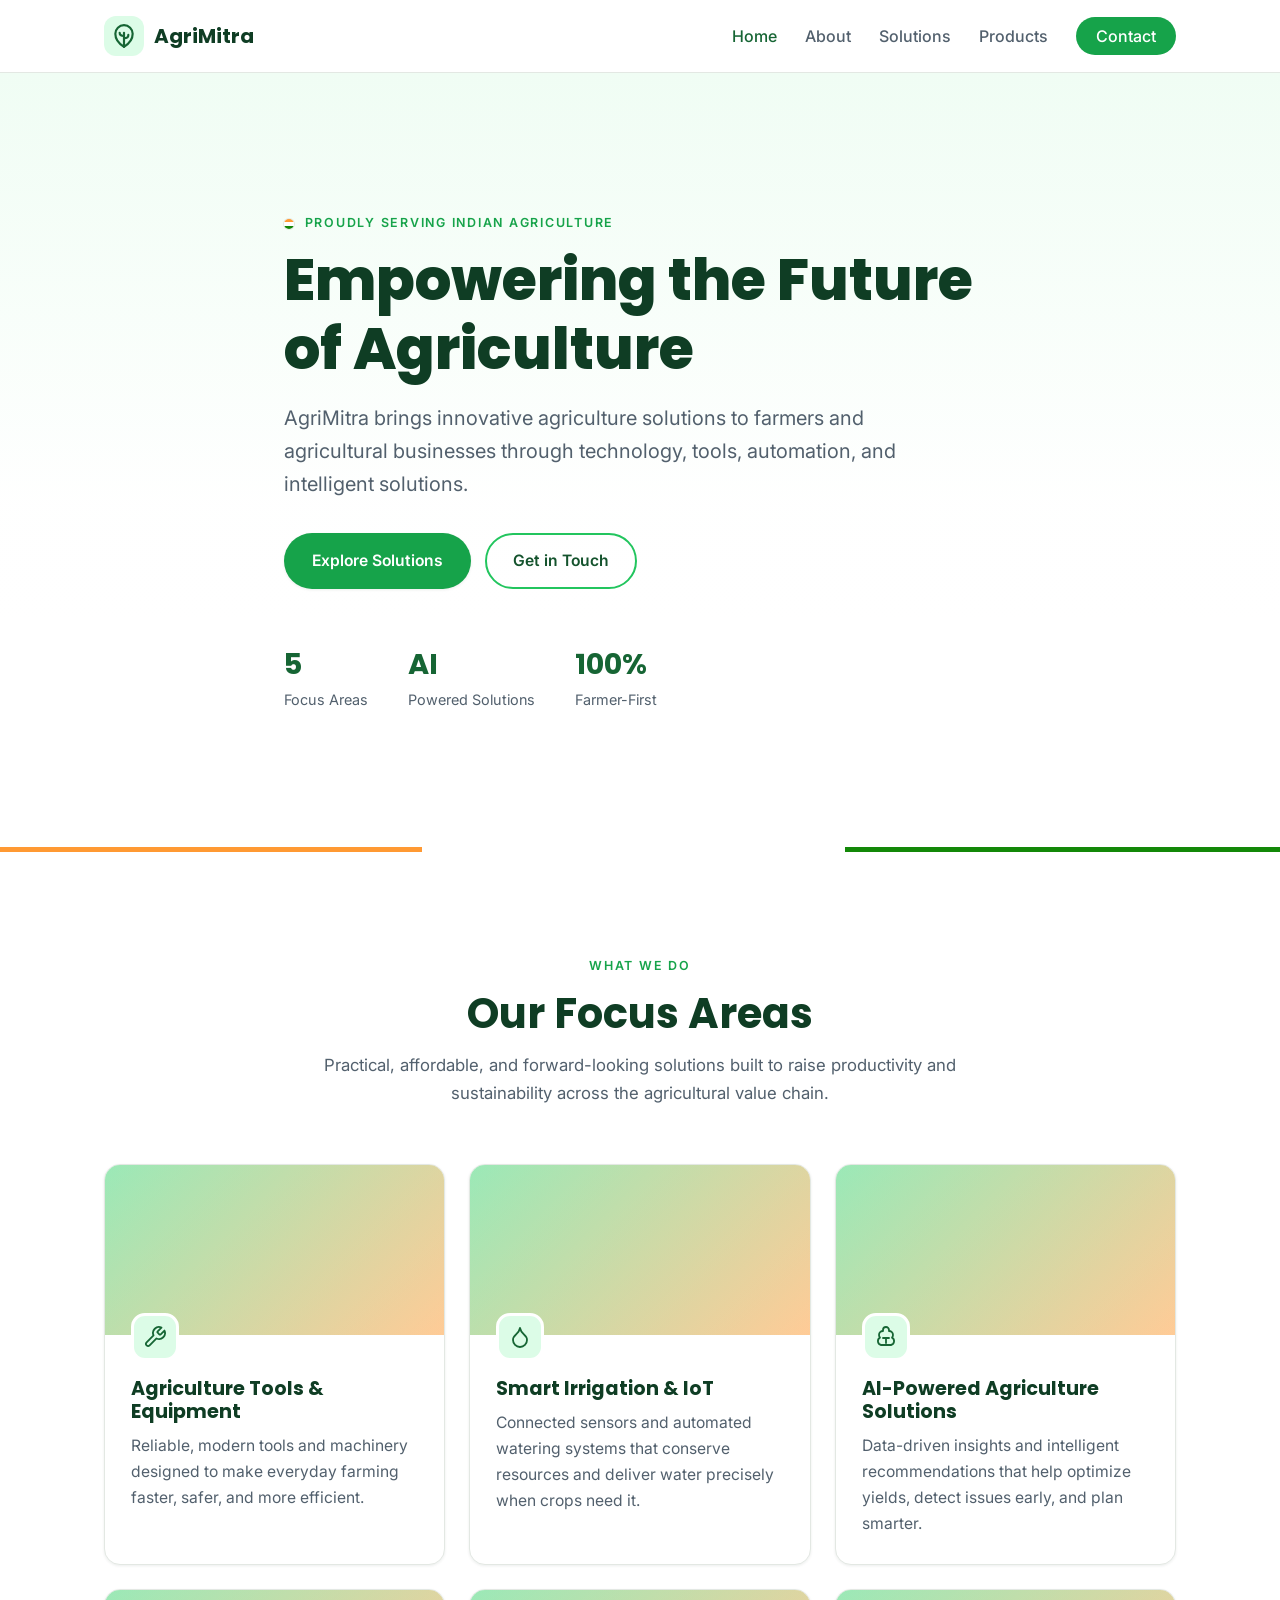
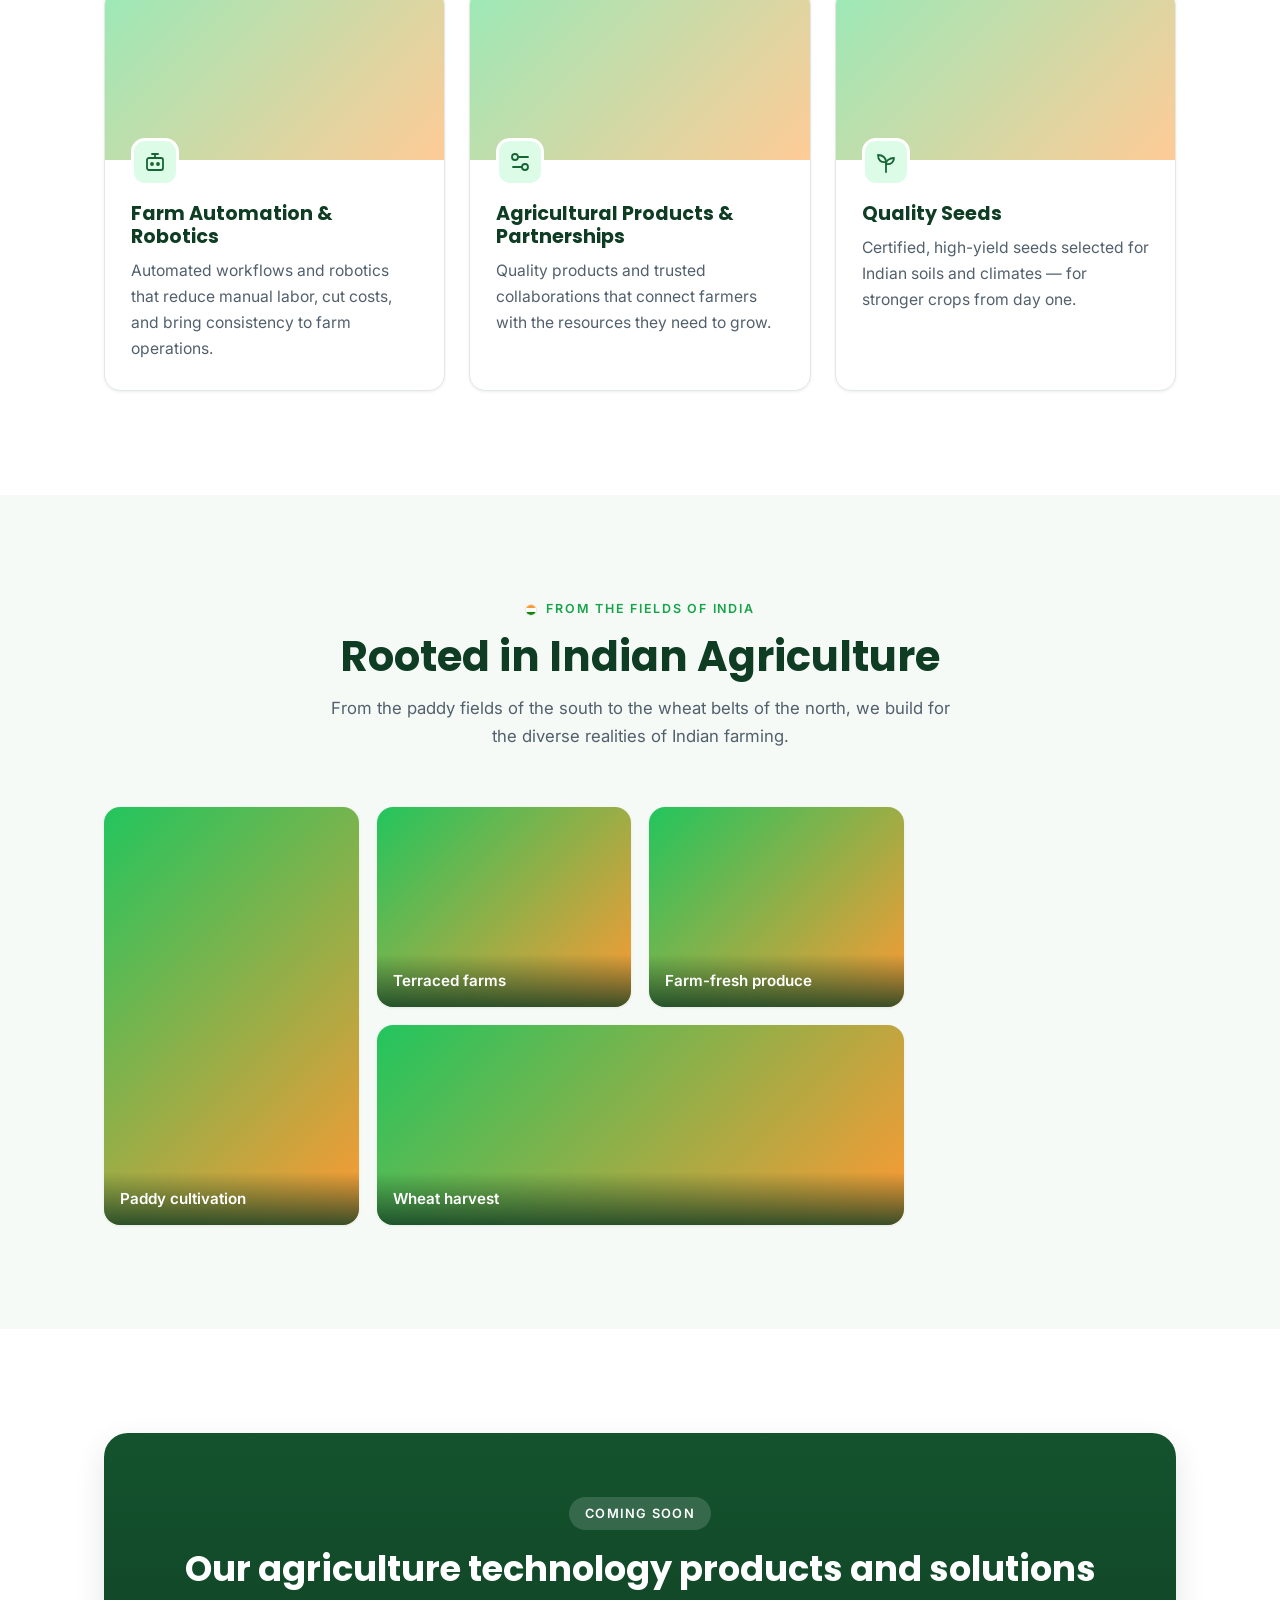
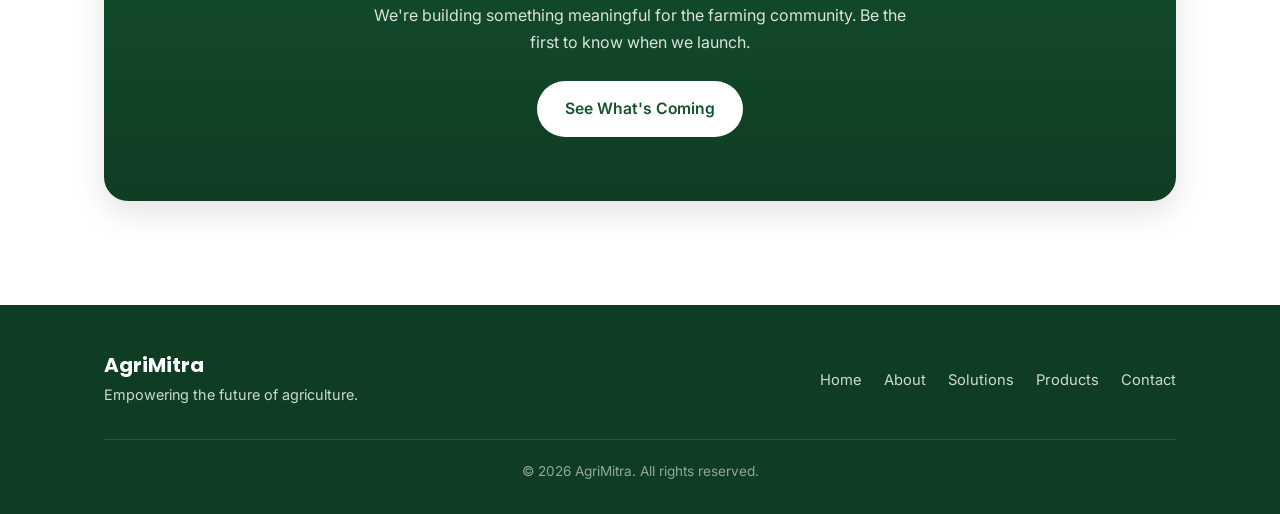
<file: index.html>
<!DOCTYPE html>
<html lang="en">
<head>
  <meta charset="UTF-8" />
  <meta name="viewport" content="width=device-width, initial-scale=1.0" />
  <meta name="description" content="AgriMitra brings innovative agriculture solutions to Indian farmers and agribusinesses through technology, automation, and intelligent tools." />
  <title>AgriMitra — Empowering the Future of Agriculture</title>
  <link rel="preconnect" href="https://fonts.googleapis.com" />
  <link rel="preconnect" href="https://fonts.gstatic.com" crossorigin />
  <link href="https://fonts.googleapis.com/css2?family=Poppins:wght@400;500;600;700;800&family=Inter:wght@400;500;600&display=swap" rel="stylesheet" />
  <link rel="stylesheet" href="css/style.css" />
</head>
<body>
  <header class="site-header">
    <nav class="nav container">
      <a href="index.html" class="brand" aria-label="AgriMitra home">
        <span class="brand-mark" aria-hidden="true">
          <svg viewBox="0 0 24 24" width="26" height="26" fill="none" stroke="currentColor" stroke-width="2" stroke-linecap="round" stroke-linejoin="round">
            <path d="M12 22c5-3 8-7 8-12a8 8 0 0 0-16 0c0 5 3 9 8 12z" />
            <path d="M12 22V9" /><path d="M12 12c-2 0-4-1-4-3" /><path d="M12 14c2 0 4-1 4-3" />
          </svg>
        </span>
        <span class="brand-name">AgriMitra</span>
      </a>
      <button class="nav-toggle" id="navToggle" aria-label="Toggle navigation" aria-expanded="false">
        <span></span><span></span><span></span>
      </button>
      <ul class="nav-links" id="navLinks">
        <li><a href="index.html" data-page="index.html">Home</a></li>
        <li><a href="about.html" data-page="about.html">About</a></li>
        <li><a href="solutions.html" data-page="solutions.html">Solutions</a></li>
        <li><a href="products.html" data-page="products.html">Products</a></li>
        <li><a href="contact.html" data-page="contact.html" class="nav-cta">Contact</a></li>
      </ul>
    </nav>
  </header>

  <main>
    <!-- Hero -->
    <section class="hero">
      <div class="hero-bg" aria-hidden="true"></div>
      <div class="container hero-inner">
        <p class="eyebrow"><span class="flag-dot" aria-hidden="true"></span> Proudly serving Indian agriculture</p>
        <h1>Empowering the Future of Agriculture</h1>
        <p class="lead">
          AgriMitra brings innovative agriculture solutions to farmers and agricultural
          businesses through technology, tools, automation, and intelligent solutions.
        </p>
        <div class="hero-actions">
          <a href="solutions.html" class="btn btn-primary">Explore Solutions</a>
          <a href="contact.html" class="btn btn-ghost">Get in Touch</a>
        </div>
        <div class="hero-stats">
          <div class="stat"><span class="stat-num">5</span><span class="stat-label">Focus Areas</span></div>
          <div class="stat"><span class="stat-num">AI</span><span class="stat-label">Powered Solutions</span></div>
          <div class="stat"><span class="stat-num">100%</span><span class="stat-label">Farmer-First</span></div>
        </div>
      </div>
    </section>

    <!-- Focus Areas overview -->
    <section class="section" id="focus">
      <div class="container">
        <div class="section-head">
          <p class="eyebrow">What We Do</p>
          <h2>Our Focus Areas</h2>
          <p class="section-sub">
            Practical, affordable, and forward-looking solutions built to raise productivity
            and sustainability across the agricultural value chain.
          </p>
        </div>

        <div class="cards">
          <article class="card">
            <div class="card-media">
              <img loading="lazy" src="https://images.unsplash.com/photo-1592982537447-7440770cbfc9?auto=format&fit=crop&w=640&q=70" alt="Farmer using tools in an Indian field" onerror="this.parentElement.classList.add('media-fallback');this.remove();" />
            </div>
            <div class="card-body">
              <div class="card-icon" aria-hidden="true">
                <svg viewBox="0 0 24 24" fill="none" stroke="currentColor" stroke-width="1.8" stroke-linecap="round" stroke-linejoin="round"><path d="M14.7 6.3a1 1 0 0 0 0 1.4l1.6 1.6a1 1 0 0 0 1.4 0l3.77-3.77a6 6 0 0 1-7.94 7.94l-6.91 6.91a2.12 2.12 0 0 1-3-3l6.91-6.91a6 6 0 0 1 7.94-7.94l-3.76 3.76z"/></svg>
              </div>
              <h3>Agriculture Tools &amp; Equipment</h3>
              <p>Reliable, modern tools and machinery designed to make everyday farming faster, safer, and more efficient.</p>
            </div>
          </article>

          <article class="card">
            <div class="card-media">
              <img loading="lazy" src="https://images.unsplash.com/photo-1591604466107-ec97de577aff?auto=format&fit=crop&w=640&q=70" alt="Water flowing through a green paddy field" onerror="this.parentElement.classList.add('media-fallback');this.remove();" />
            </div>
            <div class="card-body">
              <div class="card-icon" aria-hidden="true">
                <svg viewBox="0 0 24 24" fill="none" stroke="currentColor" stroke-width="1.8" stroke-linecap="round" stroke-linejoin="round"><path d="M12 22a7 7 0 0 0 7-7c0-2-1-3.9-3-5.5s-3.5-4-4-6.5c-.5 2.5-2 4.9-4 6.5S5 13 5 15a7 7 0 0 0 7 7z"/></svg>
              </div>
              <h3>Smart Irrigation &amp; IoT</h3>
              <p>Connected sensors and automated watering systems that conserve resources and deliver water precisely when crops need it.</p>
            </div>
          </article>

          <article class="card">
            <div class="card-media">
              <img loading="lazy" src="https://images.unsplash.com/photo-1625246333195-78d9c38ad449?auto=format&fit=crop&w=640&q=70" alt="Technology and data insights for farming" onerror="this.parentElement.classList.add('media-fallback');this.remove();" />
            </div>
            <div class="card-body">
              <div class="card-icon" aria-hidden="true">
                <svg viewBox="0 0 24 24" fill="none" stroke="currentColor" stroke-width="1.8" stroke-linecap="round" stroke-linejoin="round"><path d="M12 2a3 3 0 0 0-3 3v1a4 4 0 0 0-4 4 4 4 0 0 0 1 2.6A4 4 0 0 0 7 20h10a4 4 0 0 0 1-7.4A4 4 0 0 0 19 10a4 4 0 0 0-4-4V5a3 3 0 0 0-3-3z"/><path d="M9 13h6"/><path d="M12 13v5"/></svg>
              </div>
              <h3>AI-Powered Agriculture Solutions</h3>
              <p>Data-driven insights and intelligent recommendations that help optimize yields, detect issues early, and plan smarter.</p>
            </div>
          </article>

          <article class="card">
            <div class="card-media">
              <img loading="lazy" src="https://images.unsplash.com/photo-1530267981375-f0de937f5f13?auto=format&fit=crop&w=640&q=70" alt="Tractor working in a cultivated field" onerror="this.parentElement.classList.add('media-fallback');this.remove();" />
            </div>
            <div class="card-body">
              <div class="card-icon" aria-hidden="true">
                <svg viewBox="0 0 24 24" fill="none" stroke="currentColor" stroke-width="1.8" stroke-linecap="round" stroke-linejoin="round"><rect x="4" y="8" width="16" height="12" rx="2"/><path d="M12 8V4"/><path d="M9 4h6"/><circle cx="9" cy="14" r="1"/><circle cx="15" cy="14" r="1"/></svg>
              </div>
              <h3>Farm Automation &amp; Robotics</h3>
              <p>Automated workflows and robotics that reduce manual labor, cut costs, and bring consistency to farm operations.</p>
            </div>
          </article>

          <article class="card">
            <div class="card-media">
              <img loading="lazy" src="https://images.unsplash.com/photo-1488459716781-31db52582fe9?auto=format&fit=crop&w=640&q=70" alt="Fresh harvested produce from Indian farms" onerror="this.parentElement.classList.add('media-fallback');this.remove();" />
            </div>
            <div class="card-body">
              <div class="card-icon" aria-hidden="true">
                <svg viewBox="0 0 24 24" fill="none" stroke="currentColor" stroke-width="1.8" stroke-linecap="round" stroke-linejoin="round"><path d="M20 7h-9"/><path d="M14 17H5"/><circle cx="17" cy="17" r="3"/><circle cx="7" cy="7" r="3"/></svg>
              </div>
              <h3>Agricultural Products &amp; Partnerships</h3>
              <p>Quality products and trusted collaborations that connect farmers with the resources they need to grow.</p>
            </div>
          </article>

          <article class="card">
            <div class="card-media">
              <img loading="lazy" src="https://images.unsplash.com/photo-1416879595882-3373a0480b5b?auto=format&fit=crop&w=640&q=70" alt="Young seedlings sprouting from the soil" onerror="this.parentElement.classList.add('media-fallback');this.remove();" />
            </div>
            <div class="card-body">
              <div class="card-icon" aria-hidden="true">
                <svg viewBox="0 0 24 24" fill="none" stroke="currentColor" stroke-width="1.8" stroke-linecap="round" stroke-linejoin="round"><path d="M12 22V12"/><path d="M12 12C12 8 9 5 4 5c0 5 3 8 8 7z"/><path d="M12 14c0-3 3-6 8-6 0 4-3 7-8 6z"/></svg>
              </div>
              <h3>Quality Seeds</h3>
              <p>Certified, high-yield seeds selected for Indian soils and climates — for stronger crops from day one.</p>
            </div>
          </article>
        </div>
      </div>
    </section>

    <!-- Gallery -->
    <section class="section section-alt" id="gallery">
      <div class="container">
        <div class="section-head">
          <p class="eyebrow"><span class="flag-dot" aria-hidden="true"></span> From the fields of India</p>
          <h2>Rooted in Indian Agriculture</h2>
          <p class="section-sub">
            From the paddy fields of the south to the wheat belts of the north, we build for the
            diverse realities of Indian farming.
          </p>
        </div>
        <div class="gallery">
          <figure class="gallery-item tall">
            <img loading="lazy" src="https://images.unsplash.com/photo-1601273716028-9d6b1a4b7b9d?auto=format&fit=crop&w=640&q=70" alt="Indian farmer working in a paddy field" onerror="this.closest('.gallery-item').classList.add('gfallback');this.remove();" />
            <figcaption>Paddy cultivation</figcaption>
          </figure>
          <figure class="gallery-item">
            <img loading="lazy" src="https://images.unsplash.com/photo-1523348837708-15d4a09cfac2?auto=format&fit=crop&w=640&q=70" alt="Terraced green fields" onerror="this.closest('.gallery-item').classList.add('gfallback');this.remove();" />
            <figcaption>Terraced farms</figcaption>
          </figure>
          <figure class="gallery-item">
            <img loading="lazy" src="https://images.unsplash.com/photo-1560493676-04071c5f467b?auto=format&fit=crop&w=640&q=70" alt="Freshly harvested vegetables at a local market" onerror="this.closest('.gallery-item').classList.add('gfallback');this.remove();" />
            <figcaption>Farm-fresh produce</figcaption>
          </figure>
          <figure class="gallery-item wide">
            <img loading="lazy" src="https://images.unsplash.com/photo-1574943320219-553eb213f72d?auto=format&fit=crop&w=900&q=70" alt="Golden wheat field ready for harvest" onerror="this.closest('.gallery-item').classList.add('gfallback');this.remove();" />
            <figcaption>Wheat harvest</figcaption>
          </figure>
        </div>
      </div>
    </section>

    <!-- CTA -->
    <section class="section">
      <div class="container">
        <div class="cta-band">
          <span class="pill">Coming Soon</span>
          <h2>Our agriculture technology products and solutions</h2>
          <p>We're building something meaningful for the farming community. Be the first to know when we launch.</p>
          <a href="products.html" class="btn btn-light">See What's Coming</a>
        </div>
      </div>
    </section>
  </main>

  <footer class="site-footer">
    <div class="container footer-inner">
      <div class="footer-brand">
        <span class="brand-name">AgriMitra</span>
        <p>Empowering the future of agriculture.</p>
      </div>
      <nav class="footer-links" aria-label="Footer">
        <a href="index.html">Home</a>
        <a href="about.html">About</a>
        <a href="solutions.html">Solutions</a>
        <a href="products.html">Products</a>
        <a href="contact.html">Contact</a>
      </nav>
      <p class="footer-copy">&copy; <span id="year"></span> AgriMitra. All rights reserved.</p>
    </div>
  </footer>

  <script src="js/app.js"></script>
</body>
</html>
</file>
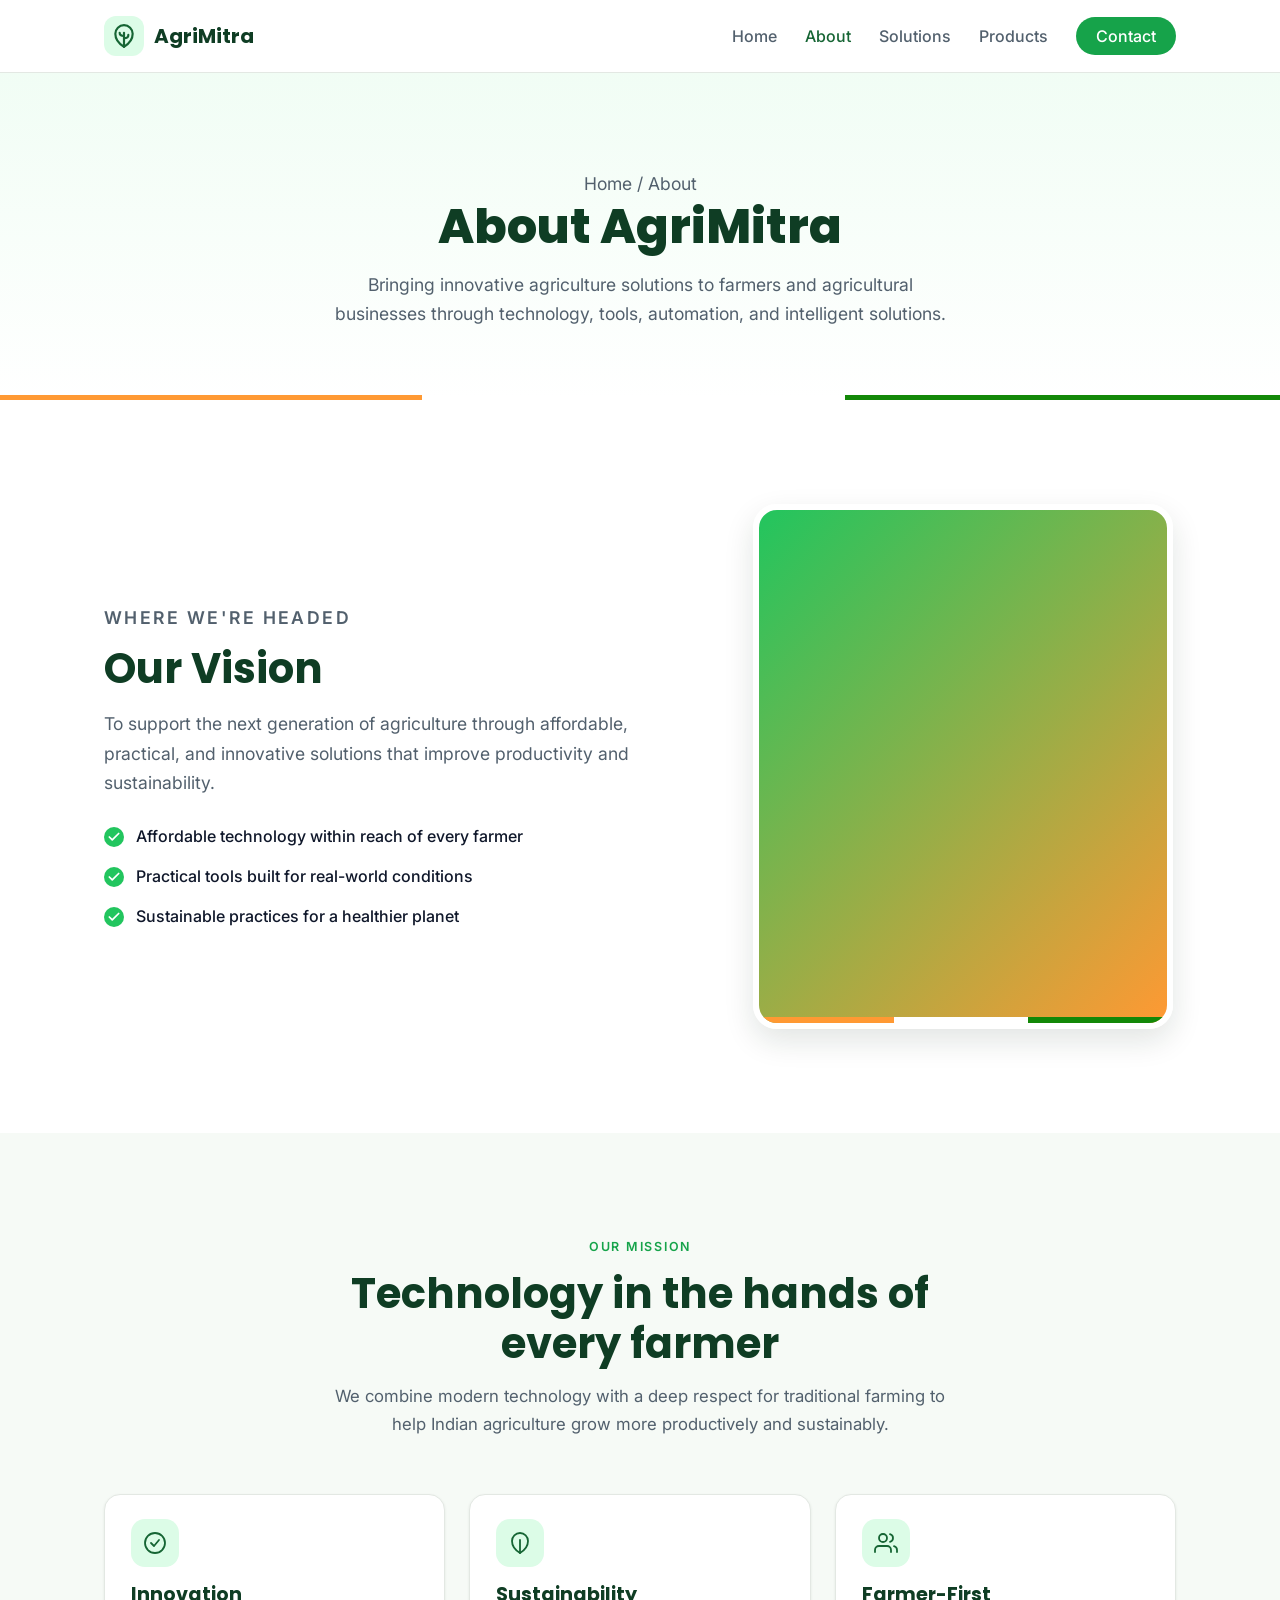
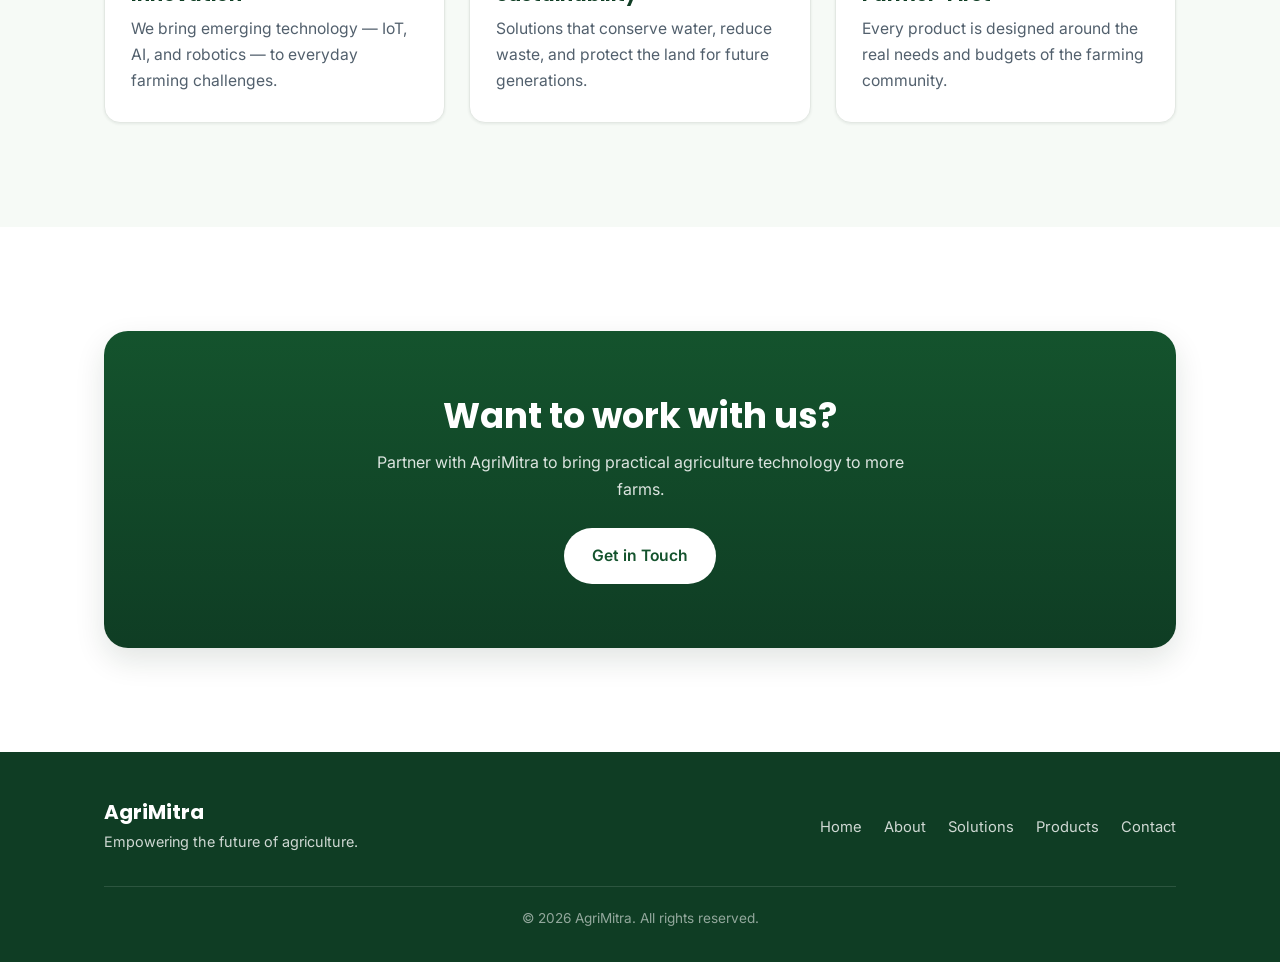
<file: about.html>
<!DOCTYPE html>
<html lang="en">
<head>
  <meta charset="UTF-8" />
  <meta name="viewport" content="width=device-width, initial-scale=1.0" />
  <meta name="description" content="About AgriMitra — our vision to support the next generation of agriculture with affordable, practical, and innovative solutions." />
  <title>About — AgriMitra</title>
  <link rel="preconnect" href="https://fonts.googleapis.com" />
  <link rel="preconnect" href="https://fonts.gstatic.com" crossorigin />
  <link href="https://fonts.googleapis.com/css2?family=Poppins:wght@400;500;600;700;800&family=Inter:wght@400;500;600&display=swap" rel="stylesheet" />
  <link rel="stylesheet" href="css/style.css" />
</head>
<body>
  <header class="site-header">
    <nav class="nav container">
      <a href="index.html" class="brand" aria-label="AgriMitra home">
        <span class="brand-mark" aria-hidden="true">
          <svg viewBox="0 0 24 24" width="26" height="26" fill="none" stroke="currentColor" stroke-width="2" stroke-linecap="round" stroke-linejoin="round">
            <path d="M12 22c5-3 8-7 8-12a8 8 0 0 0-16 0c0 5 3 9 8 12z" />
            <path d="M12 22V9" /><path d="M12 12c-2 0-4-1-4-3" /><path d="M12 14c2 0 4-1 4-3" />
          </svg>
        </span>
        <span class="brand-name">AgriMitra</span>
      </a>
      <button class="nav-toggle" id="navToggle" aria-label="Toggle navigation" aria-expanded="false">
        <span></span><span></span><span></span>
      </button>
      <ul class="nav-links" id="navLinks">
        <li><a href="index.html" data-page="index.html">Home</a></li>
        <li><a href="about.html" data-page="about.html">About</a></li>
        <li><a href="solutions.html" data-page="solutions.html">Solutions</a></li>
        <li><a href="products.html" data-page="products.html">Products</a></li>
        <li><a href="contact.html" data-page="contact.html" class="nav-cta">Contact</a></li>
      </ul>
    </nav>
  </header>

  <main>
    <section class="page-hero">
      <div class="container">
        <p class="breadcrumb"><a href="index.html">Home</a> / About</p>
        <h1>About AgriMitra</h1>
        <p>Bringing innovative agriculture solutions to farmers and agricultural businesses through technology, tools, automation, and intelligent solutions.</p>
      </div>
    </section>

    <!-- Vision -->
    <section class="section">
      <div class="container vision-inner">
        <div class="vision-text">
          <p class="eyebrow">Where We're Headed</p>
          <h2>Our Vision</h2>
          <p>
            To support the next generation of agriculture through affordable, practical, and
            innovative solutions that improve productivity and sustainability.
          </p>
          <ul class="vision-list">
            <li>Affordable technology within reach of every farmer</li>
            <li>Practical tools built for real-world conditions</li>
            <li>Sustainable practices for a healthier planet</li>
          </ul>
        </div>
        <div class="vision-badge">
          <div class="vision-photo">
            <img loading="lazy" src="https://images.unsplash.com/photo-1500382017468-9049fed747ef?auto=format&fit=crop&w=760&q=70" alt="Lush green farmland at sunrise" onerror="this.closest('.vision-photo').classList.add('photo-fallback');this.remove();" />
          </div>
        </div>
      </div>
    </section>

    <!-- Mission -->
    <section class="section section-alt">
      <div class="container">
        <div class="section-head">
          <p class="eyebrow">Our Mission</p>
          <h2>Technology in the hands of every farmer</h2>
          <p class="section-sub">
            We combine modern technology with a deep respect for traditional farming to help
            Indian agriculture grow more productively and sustainably.
          </p>
        </div>
        <div class="cards">
          <article class="card">
            <div class="card-body">
              <div class="card-icon no-media" aria-hidden="true">
                <svg viewBox="0 0 24 24" fill="none" stroke="currentColor" stroke-width="1.8" stroke-linecap="round" stroke-linejoin="round"><circle cx="12" cy="12" r="10"/><path d="m8 12 3 3 5-6"/></svg>
              </div>
              <h3>Innovation</h3>
              <p>We bring emerging technology — IoT, AI, and robotics — to everyday farming challenges.</p>
            </div>
          </article>
          <article class="card">
            <div class="card-body">
              <div class="card-icon no-media" aria-hidden="true">
                <svg viewBox="0 0 24 24" fill="none" stroke="currentColor" stroke-width="1.8" stroke-linecap="round" stroke-linejoin="round"><path d="M12 22c5-3 8-7 8-12a8 8 0 0 0-16 0c0 5 3 9 8 12z"/><path d="M12 22V9"/></svg>
              </div>
              <h3>Sustainability</h3>
              <p>Solutions that conserve water, reduce waste, and protect the land for future generations.</p>
            </div>
          </article>
          <article class="card">
            <div class="card-body">
              <div class="card-icon no-media" aria-hidden="true">
                <svg viewBox="0 0 24 24" fill="none" stroke="currentColor" stroke-width="1.8" stroke-linecap="round" stroke-linejoin="round"><path d="M17 21v-2a4 4 0 0 0-4-4H5a4 4 0 0 0-4 4v2"/><circle cx="9" cy="7" r="4"/><path d="M23 21v-2a4 4 0 0 0-3-3.87"/><path d="M16 3.13a4 4 0 0 1 0 7.75"/></svg>
              </div>
              <h3>Farmer-First</h3>
              <p>Every product is designed around the real needs and budgets of the farming community.</p>
            </div>
          </article>
        </div>
      </div>
    </section>

    <section class="section">
      <div class="container">
        <div class="cta-band">
          <h2>Want to work with us?</h2>
          <p>Partner with AgriMitra to bring practical agriculture technology to more farms.</p>
          <a href="contact.html" class="btn btn-light">Get in Touch</a>
        </div>
      </div>
    </section>
  </main>

  <footer class="site-footer">
    <div class="container footer-inner">
      <div class="footer-brand">
        <span class="brand-name">AgriMitra</span>
        <p>Empowering the future of agriculture.</p>
      </div>
      <nav class="footer-links" aria-label="Footer">
        <a href="index.html">Home</a>
        <a href="about.html">About</a>
        <a href="solutions.html">Solutions</a>
        <a href="products.html">Products</a>
        <a href="contact.html">Contact</a>
      </nav>
      <p class="footer-copy">&copy; <span id="year"></span> AgriMitra. All rights reserved.</p>
    </div>
  </footer>

  <script src="js/app.js"></script>
</body>
</html>
</file>
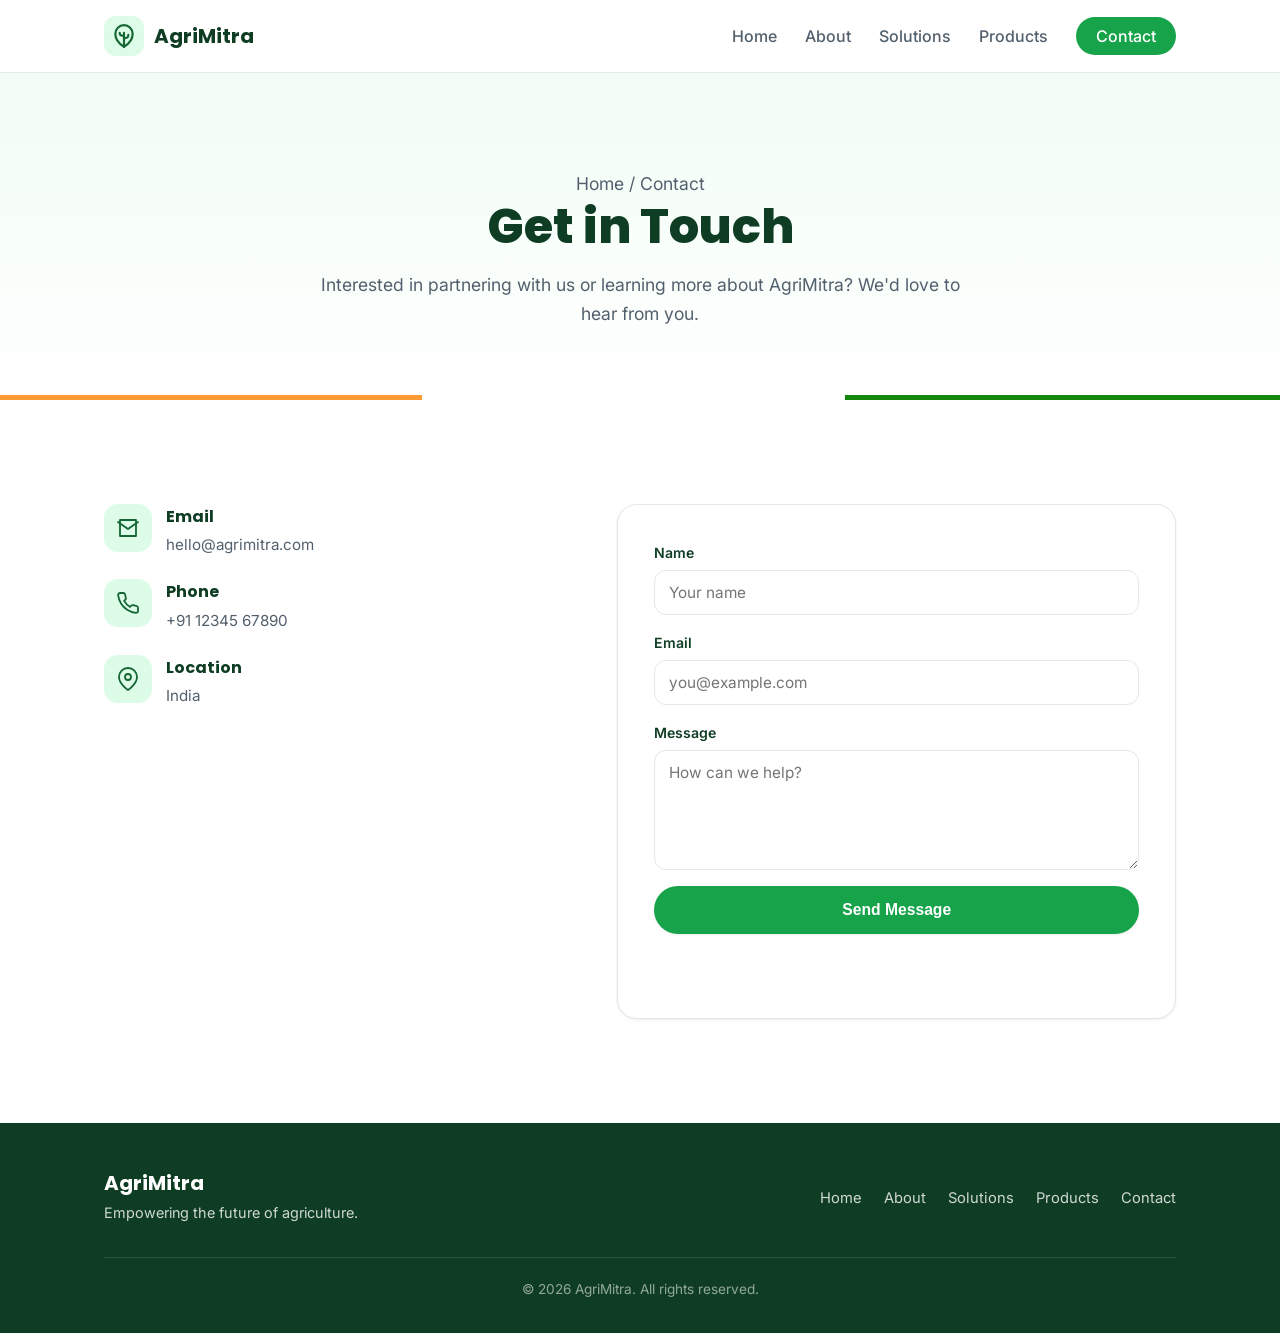
<file: contact.html>
<!DOCTYPE html>
<html lang="en">
<head>
  <meta charset="UTF-8" />
  <meta name="viewport" content="width=device-width, initial-scale=1.0" />
  <meta name="description" content="Contact AgriMitra — reach out about partnerships, products, and agriculture technology solutions." />
  <title>Contact — AgriMitra</title>
  <link rel="preconnect" href="https://fonts.googleapis.com" />
  <link rel="preconnect" href="https://fonts.gstatic.com" crossorigin />
  <link href="https://fonts.googleapis.com/css2?family=Poppins:wght@400;500;600;700;800&family=Inter:wght@400;500;600&display=swap" rel="stylesheet" />
  <link rel="stylesheet" href="css/style.css" />
</head>
<body>
  <header class="site-header">
    <nav class="nav container">
      <a href="index.html" class="brand" aria-label="AgriMitra home">
        <span class="brand-mark" aria-hidden="true">
          <svg viewBox="0 0 24 24" width="26" height="26" fill="none" stroke="currentColor" stroke-width="2" stroke-linecap="round" stroke-linejoin="round">
            <path d="M12 22c5-3 8-7 8-12a8 8 0 0 0-16 0c0 5 3 9 8 12z" />
            <path d="M12 22V9" /><path d="M12 12c-2 0-4-1-4-3" /><path d="M12 14c2 0 4-1 4-3" />
          </svg>
        </span>
        <span class="brand-name">AgriMitra</span>
      </a>
      <button class="nav-toggle" id="navToggle" aria-label="Toggle navigation" aria-expanded="false">
        <span></span><span></span><span></span>
      </button>
      <ul class="nav-links" id="navLinks">
        <li><a href="index.html" data-page="index.html">Home</a></li>
        <li><a href="about.html" data-page="about.html">About</a></li>
        <li><a href="solutions.html" data-page="solutions.html">Solutions</a></li>
        <li><a href="products.html" data-page="products.html">Products</a></li>
        <li><a href="contact.html" data-page="contact.html" class="nav-cta">Contact</a></li>
      </ul>
    </nav>
  </header>

  <main>
    <section class="page-hero">
      <div class="container">
        <p class="breadcrumb"><a href="index.html">Home</a> / Contact</p>
        <h1>Get in Touch</h1>
        <p>Interested in partnering with us or learning more about AgriMitra? We'd love to hear from you.</p>
      </div>
    </section>

    <section class="section">
      <div class="container">
        <div class="contact-grid">
          <div class="contact-details">
            <div class="contact-item">
              <div class="card-icon no-media" aria-hidden="true">
                <svg viewBox="0 0 24 24" fill="none" stroke="currentColor" stroke-width="1.8" stroke-linecap="round" stroke-linejoin="round"><path d="M4 4h16v16H4z"/><path d="m22 6-10 7L2 6"/></svg>
              </div>
              <div>
                <h4>Email</h4>
                <p><a href="mailto:hello@agrimitra.com">hello@agrimitra.com</a></p>
              </div>
            </div>
            <div class="contact-item">
              <div class="card-icon no-media" aria-hidden="true">
                <svg viewBox="0 0 24 24" fill="none" stroke="currentColor" stroke-width="1.8" stroke-linecap="round" stroke-linejoin="round"><path d="M22 16.92v3a2 2 0 0 1-2.18 2 19.79 19.79 0 0 1-8.63-3.07 19.5 19.5 0 0 1-6-6 19.79 19.79 0 0 1-3.07-8.67A2 2 0 0 1 4.11 2h3a2 2 0 0 1 2 1.72c.13.96.36 1.9.7 2.81a2 2 0 0 1-.45 2.11L8.09 9.91a16 16 0 0 0 6 6l1.27-1.27a2 2 0 0 1 2.11-.45c.9.34 1.85.57 2.81.7A2 2 0 0 1 22 16.92z"/></svg>
              </div>
              <div>
                <h4>Phone</h4>
                <p><a href="tel:+911234567890">+91 12345 67890</a></p>
              </div>
            </div>
            <div class="contact-item">
              <div class="card-icon no-media" aria-hidden="true">
                <svg viewBox="0 0 24 24" fill="none" stroke="currentColor" stroke-width="1.8" stroke-linecap="round" stroke-linejoin="round"><path d="M21 10c0 7-9 13-9 13s-9-6-9-13a9 9 0 0 1 18 0z"/><circle cx="12" cy="10" r="3"/></svg>
              </div>
              <div>
                <h4>Location</h4>
                <p>India</p>
              </div>
            </div>
          </div>

          <form class="contact-form" id="contactForm" novalidate>
            <div class="field">
              <label for="name">Name</label>
              <input type="text" id="name" name="name" placeholder="Your name" required />
            </div>
            <div class="field">
              <label for="email">Email</label>
              <input type="email" id="email" name="email" placeholder="you@example.com" required />
            </div>
            <div class="field">
              <label for="message">Message</label>
              <textarea id="message" name="message" placeholder="How can we help?" required></textarea>
            </div>
            <button type="submit" class="btn btn-primary">Send Message</button>
            <p class="form-msg" id="contactMsg" role="status" aria-live="polite" style="color: var(--muted);"></p>
          </form>
        </div>
      </div>
    </section>
  </main>

  <footer class="site-footer">
    <div class="container footer-inner">
      <div class="footer-brand">
        <span class="brand-name">AgriMitra</span>
        <p>Empowering the future of agriculture.</p>
      </div>
      <nav class="footer-links" aria-label="Footer">
        <a href="index.html">Home</a>
        <a href="about.html">About</a>
        <a href="solutions.html">Solutions</a>
        <a href="products.html">Products</a>
        <a href="contact.html">Contact</a>
      </nav>
      <p class="footer-copy">&copy; <span id="year"></span> AgriMitra. All rights reserved.</p>
    </div>
  </footer>

  <script src="js/app.js"></script>
</body>
</html>
</file>
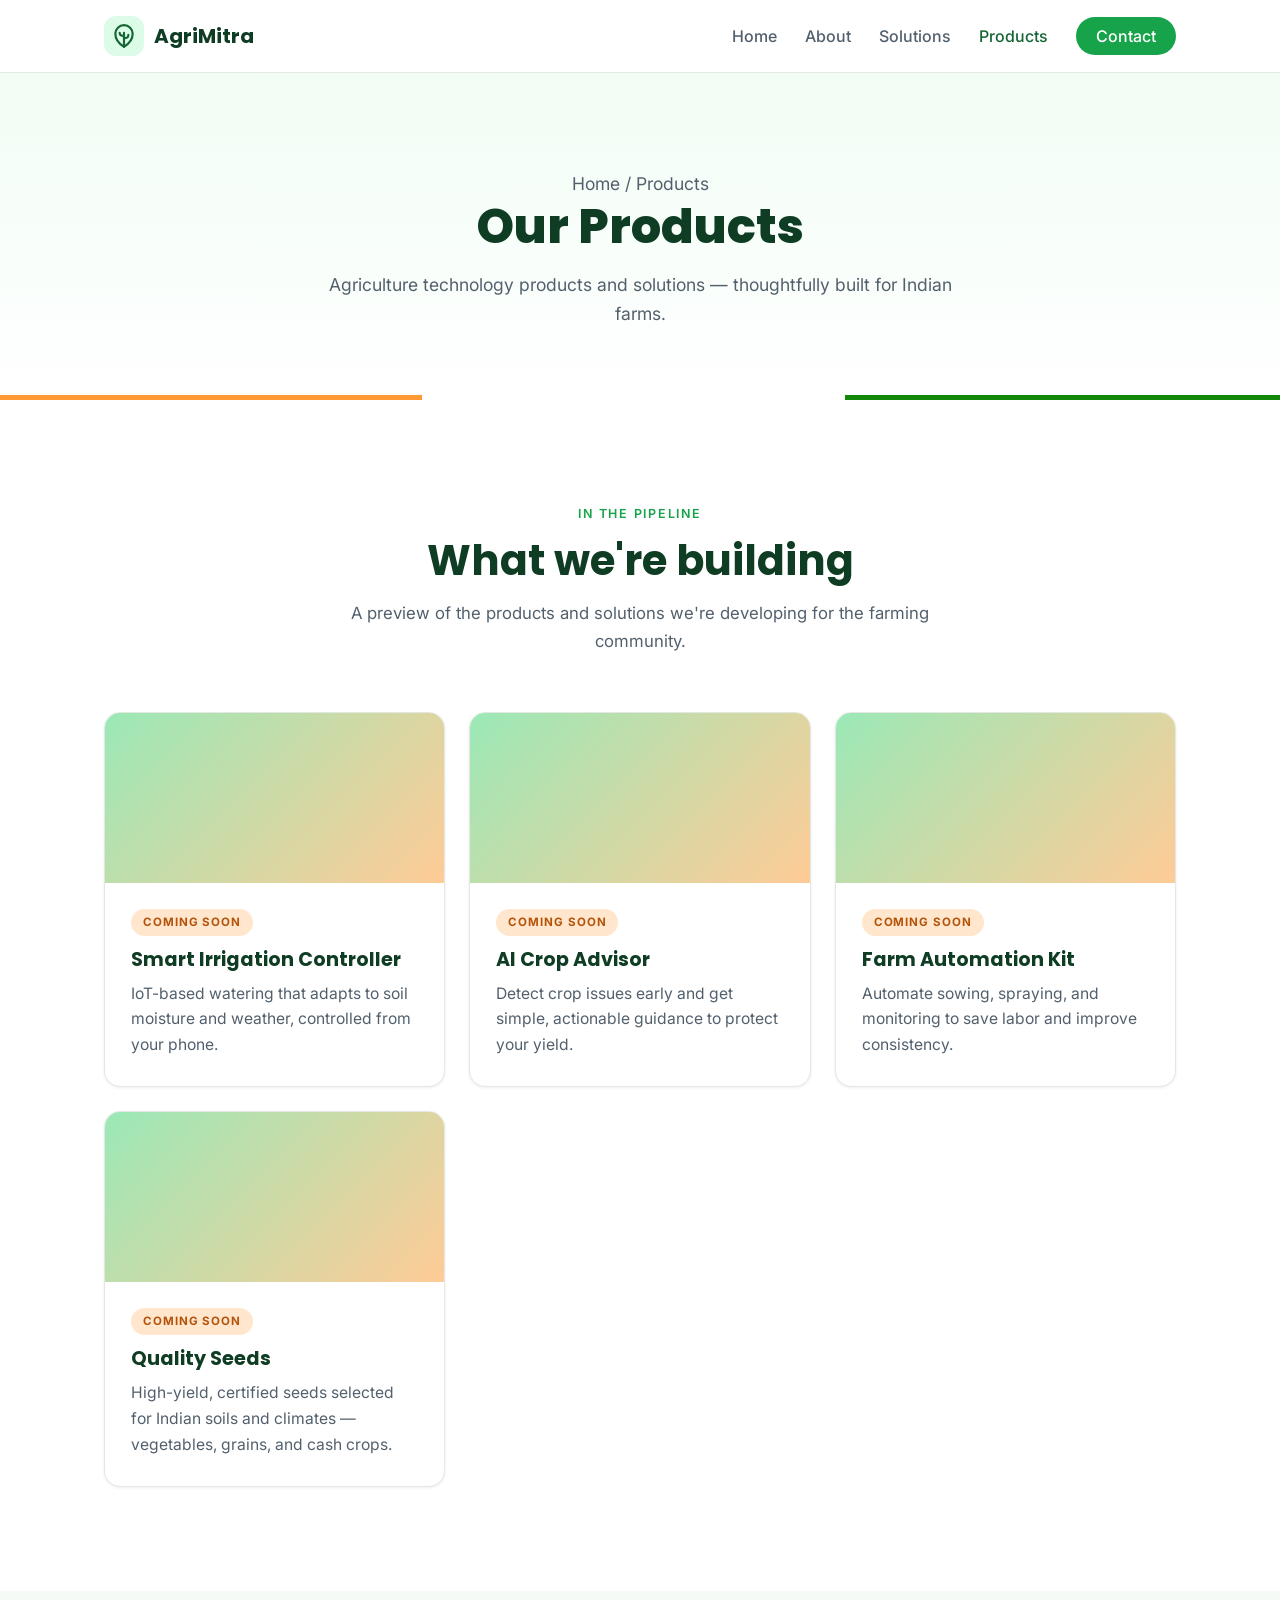
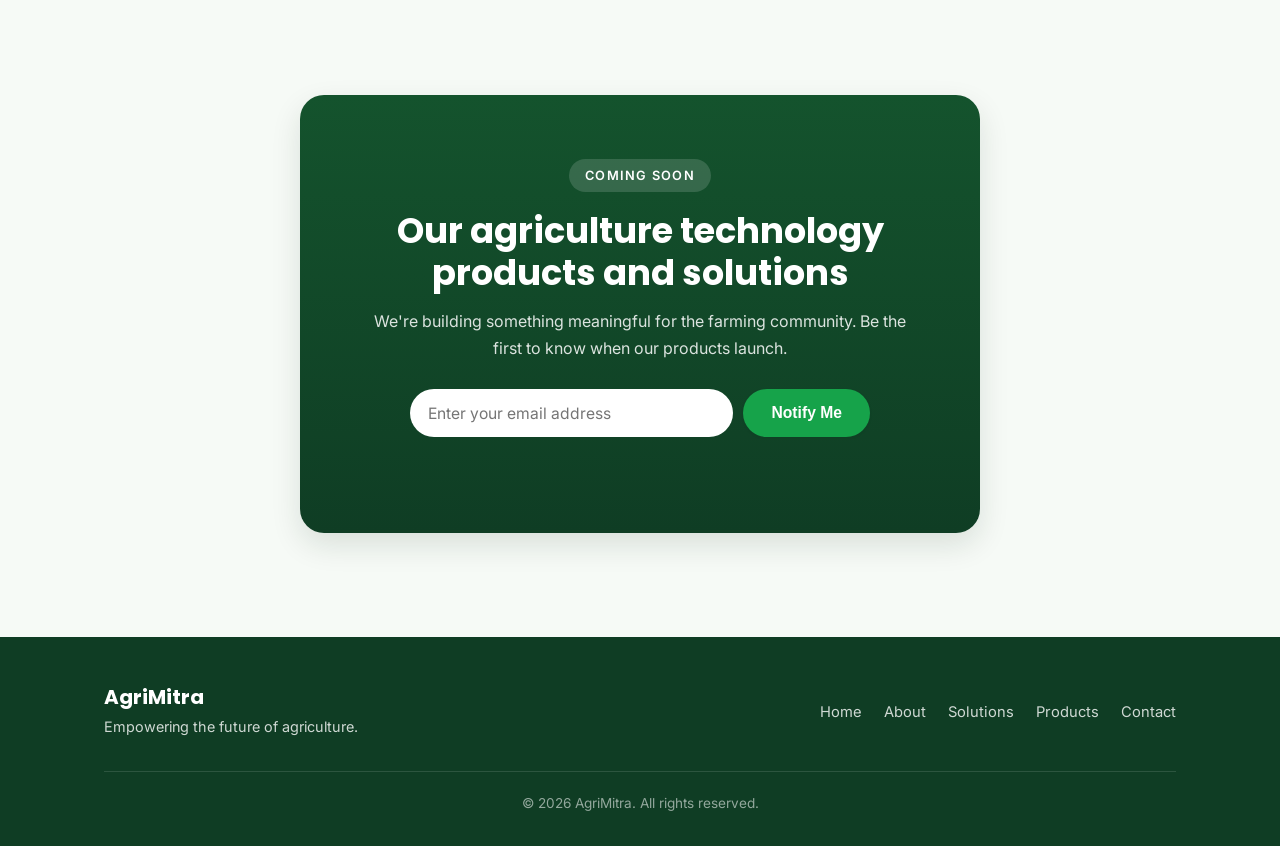
<file: products.html>
<!DOCTYPE html>
<html lang="en">
<head>
  <meta charset="UTF-8" />
  <meta name="viewport" content="width=device-width, initial-scale=1.0" />
  <meta name="description" content="AgriMitra products — our agriculture technology products and solutions are coming soon. Sign up to be notified at launch." />
  <title>Products — AgriMitra</title>
  <link rel="preconnect" href="https://fonts.googleapis.com" />
  <link rel="preconnect" href="https://fonts.gstatic.com" crossorigin />
  <link href="https://fonts.googleapis.com/css2?family=Poppins:wght@400;500;600;700;800&family=Inter:wght@400;500;600&display=swap" rel="stylesheet" />
  <link rel="stylesheet" href="css/style.css" />
</head>
<body>
  <header class="site-header">
    <nav class="nav container">
      <a href="index.html" class="brand" aria-label="AgriMitra home">
        <span class="brand-mark" aria-hidden="true">
          <svg viewBox="0 0 24 24" width="26" height="26" fill="none" stroke="currentColor" stroke-width="2" stroke-linecap="round" stroke-linejoin="round">
            <path d="M12 22c5-3 8-7 8-12a8 8 0 0 0-16 0c0 5 3 9 8 12z" />
            <path d="M12 22V9" /><path d="M12 12c-2 0-4-1-4-3" /><path d="M12 14c2 0 4-1 4-3" />
          </svg>
        </span>
        <span class="brand-name">AgriMitra</span>
      </a>
      <button class="nav-toggle" id="navToggle" aria-label="Toggle navigation" aria-expanded="false">
        <span></span><span></span><span></span>
      </button>
      <ul class="nav-links" id="navLinks">
        <li><a href="index.html" data-page="index.html">Home</a></li>
        <li><a href="about.html" data-page="about.html">About</a></li>
        <li><a href="solutions.html" data-page="solutions.html">Solutions</a></li>
        <li><a href="products.html" data-page="products.html">Products</a></li>
        <li><a href="contact.html" data-page="contact.html" class="nav-cta">Contact</a></li>
      </ul>
    </nav>
  </header>

  <main>
    <section class="page-hero">
      <div class="container">
        <p class="breadcrumb"><a href="index.html">Home</a> / Products</p>
        <h1>Our Products</h1>
        <p>Agriculture technology products and solutions — thoughtfully built for Indian farms.</p>
      </div>
    </section>

    <section class="section">
      <div class="container">
        <div class="section-head">
          <p class="eyebrow">In the Pipeline</p>
          <h2>What we're building</h2>
          <p class="section-sub">A preview of the products and solutions we're developing for the farming community.</p>
        </div>
        <div class="cards">
          <article class="card">
            <div class="card-media">
              <img loading="lazy" src="https://images.unsplash.com/photo-1591604466107-ec97de577aff?auto=format&fit=crop&w=640&q=70" alt="Smart irrigation controller" onerror="this.parentElement.classList.add('media-fallback');this.remove();" />
            </div>
            <div class="card-body">
              <span class="product-badge">Coming Soon</span>
              <h3>Smart Irrigation Controller</h3>
              <p>IoT-based watering that adapts to soil moisture and weather, controlled from your phone.</p>
            </div>
          </article>
          <article class="card">
            <div class="card-media">
              <img loading="lazy" src="https://images.unsplash.com/photo-1625246333195-78d9c38ad449?auto=format&fit=crop&w=640&q=70" alt="Crop advisory app" onerror="this.parentElement.classList.add('media-fallback');this.remove();" />
            </div>
            <div class="card-body">
              <span class="product-badge">Coming Soon</span>
              <h3>AI Crop Advisor</h3>
              <p>Detect crop issues early and get simple, actionable guidance to protect your yield.</p>
            </div>
          </article>
          <article class="card">
            <div class="card-media">
              <img loading="lazy" src="https://images.unsplash.com/photo-1530267981375-f0de937f5f13?auto=format&fit=crop&w=640&q=70" alt="Farm automation kit" onerror="this.parentElement.classList.add('media-fallback');this.remove();" />
            </div>
            <div class="card-body">
              <span class="product-badge">Coming Soon</span>
              <h3>Farm Automation Kit</h3>
              <p>Automate sowing, spraying, and monitoring to save labor and improve consistency.</p>
            </div>
          </article>

          <article class="card">
            <div class="card-media">
              <img loading="lazy" src="https://images.unsplash.com/photo-1416879595882-3373a0480b5b?auto=format&fit=crop&w=640&q=70" alt="Young seedlings sprouting from the soil" onerror="this.parentElement.classList.add('media-fallback');this.remove();" />
            </div>
            <div class="card-body">
              <span class="product-badge">Coming Soon</span>
              <h3>Quality Seeds</h3>
              <p>High-yield, certified seeds selected for Indian soils and climates — vegetables, grains, and cash crops.</p>
            </div>
          </article>
        </div>
      </div>
    </section>

    <section class="section section-alt">
      <div class="container">
        <div class="coming-soon">
          <span class="pill">Coming Soon</span>
          <h2>Our agriculture technology products and solutions</h2>
          <p>We're building something meaningful for the farming community. Be the first to know when our products launch.</p>
          <form class="notify-form" id="notifyForm" novalidate>
            <input type="email" id="notifyEmail" name="email" placeholder="Enter your email address" aria-label="Email address" required />
            <button type="submit" class="btn btn-primary">Notify Me</button>
          </form>
          <p class="form-msg" id="formMsg" role="status" aria-live="polite"></p>
        </div>
      </div>
    </section>
  </main>

  <footer class="site-footer">
    <div class="container footer-inner">
      <div class="footer-brand">
        <span class="brand-name">AgriMitra</span>
        <p>Empowering the future of agriculture.</p>
      </div>
      <nav class="footer-links" aria-label="Footer">
        <a href="index.html">Home</a>
        <a href="about.html">About</a>
        <a href="solutions.html">Solutions</a>
        <a href="products.html">Products</a>
        <a href="contact.html">Contact</a>
      </nav>
      <p class="footer-copy">&copy; <span id="year"></span> AgriMitra. All rights reserved.</p>
    </div>
  </footer>

  <script src="js/app.js"></script>
</body>
</html>
</file>
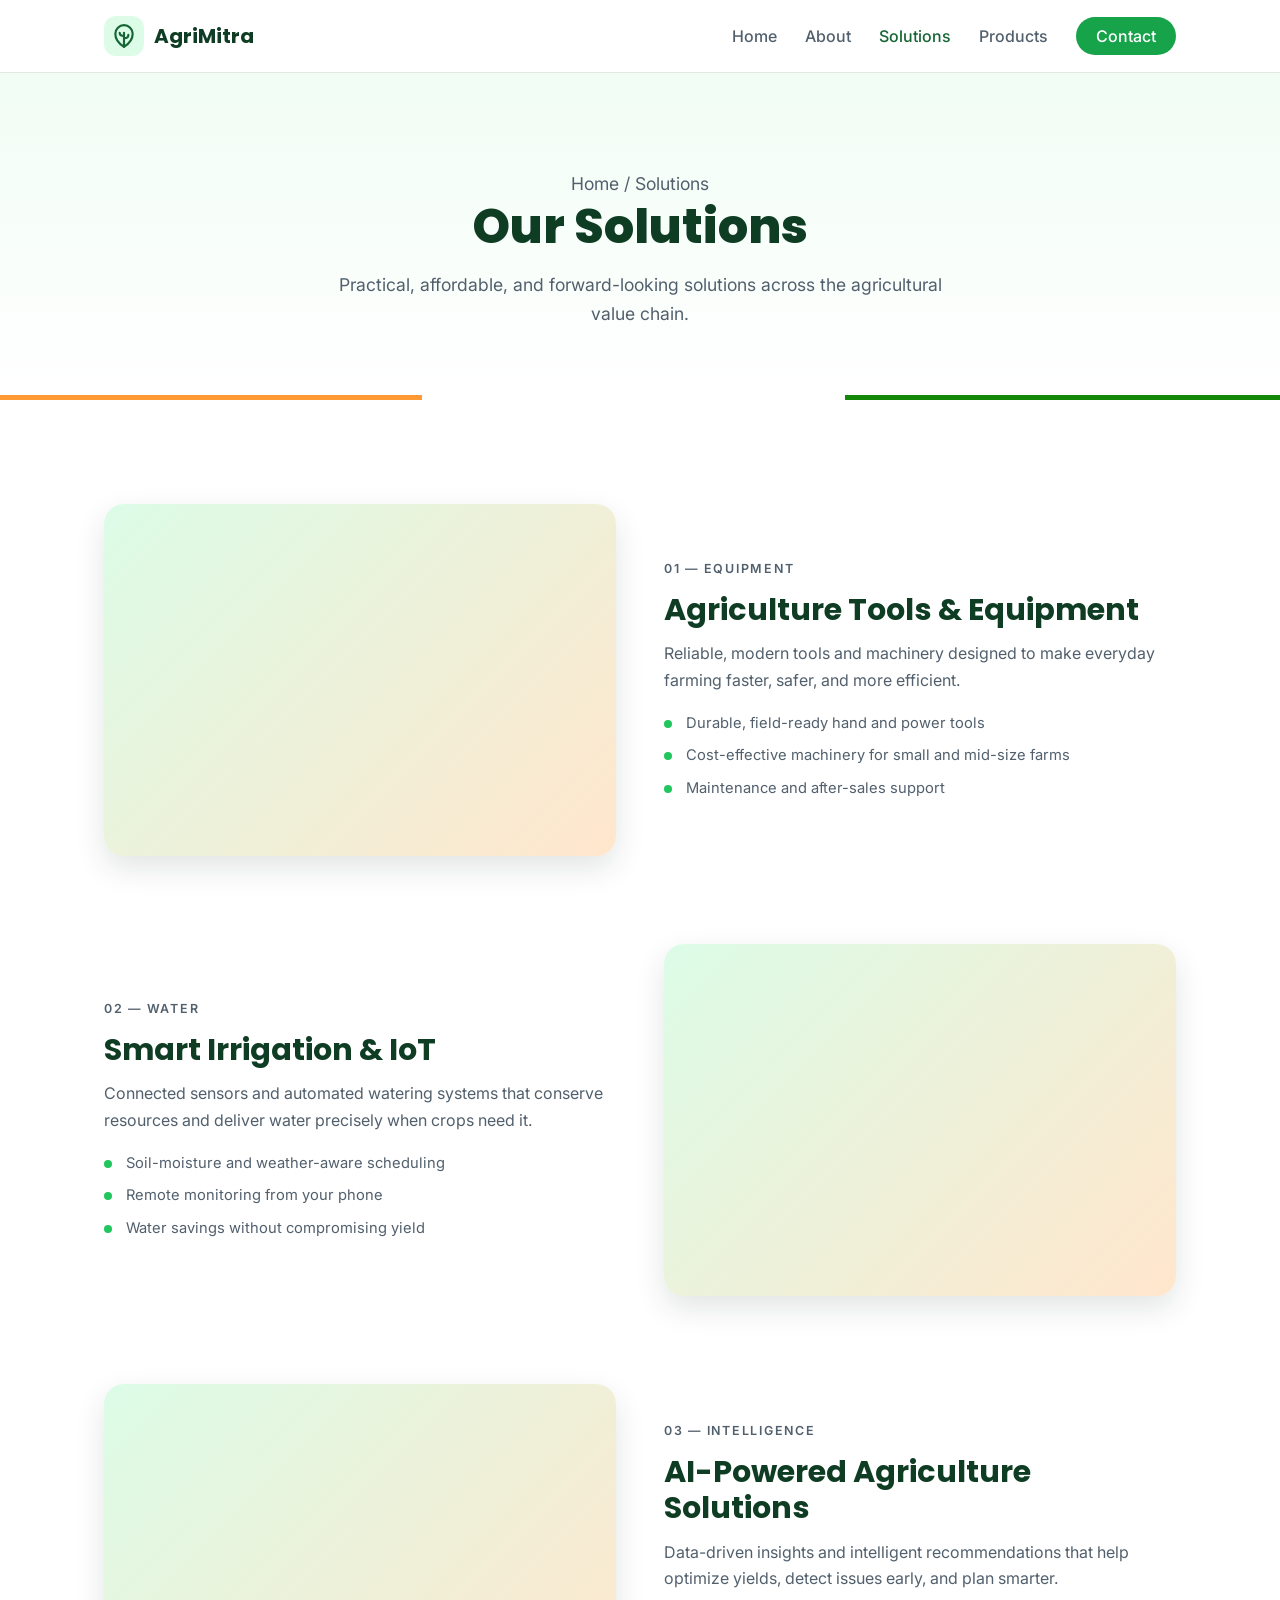
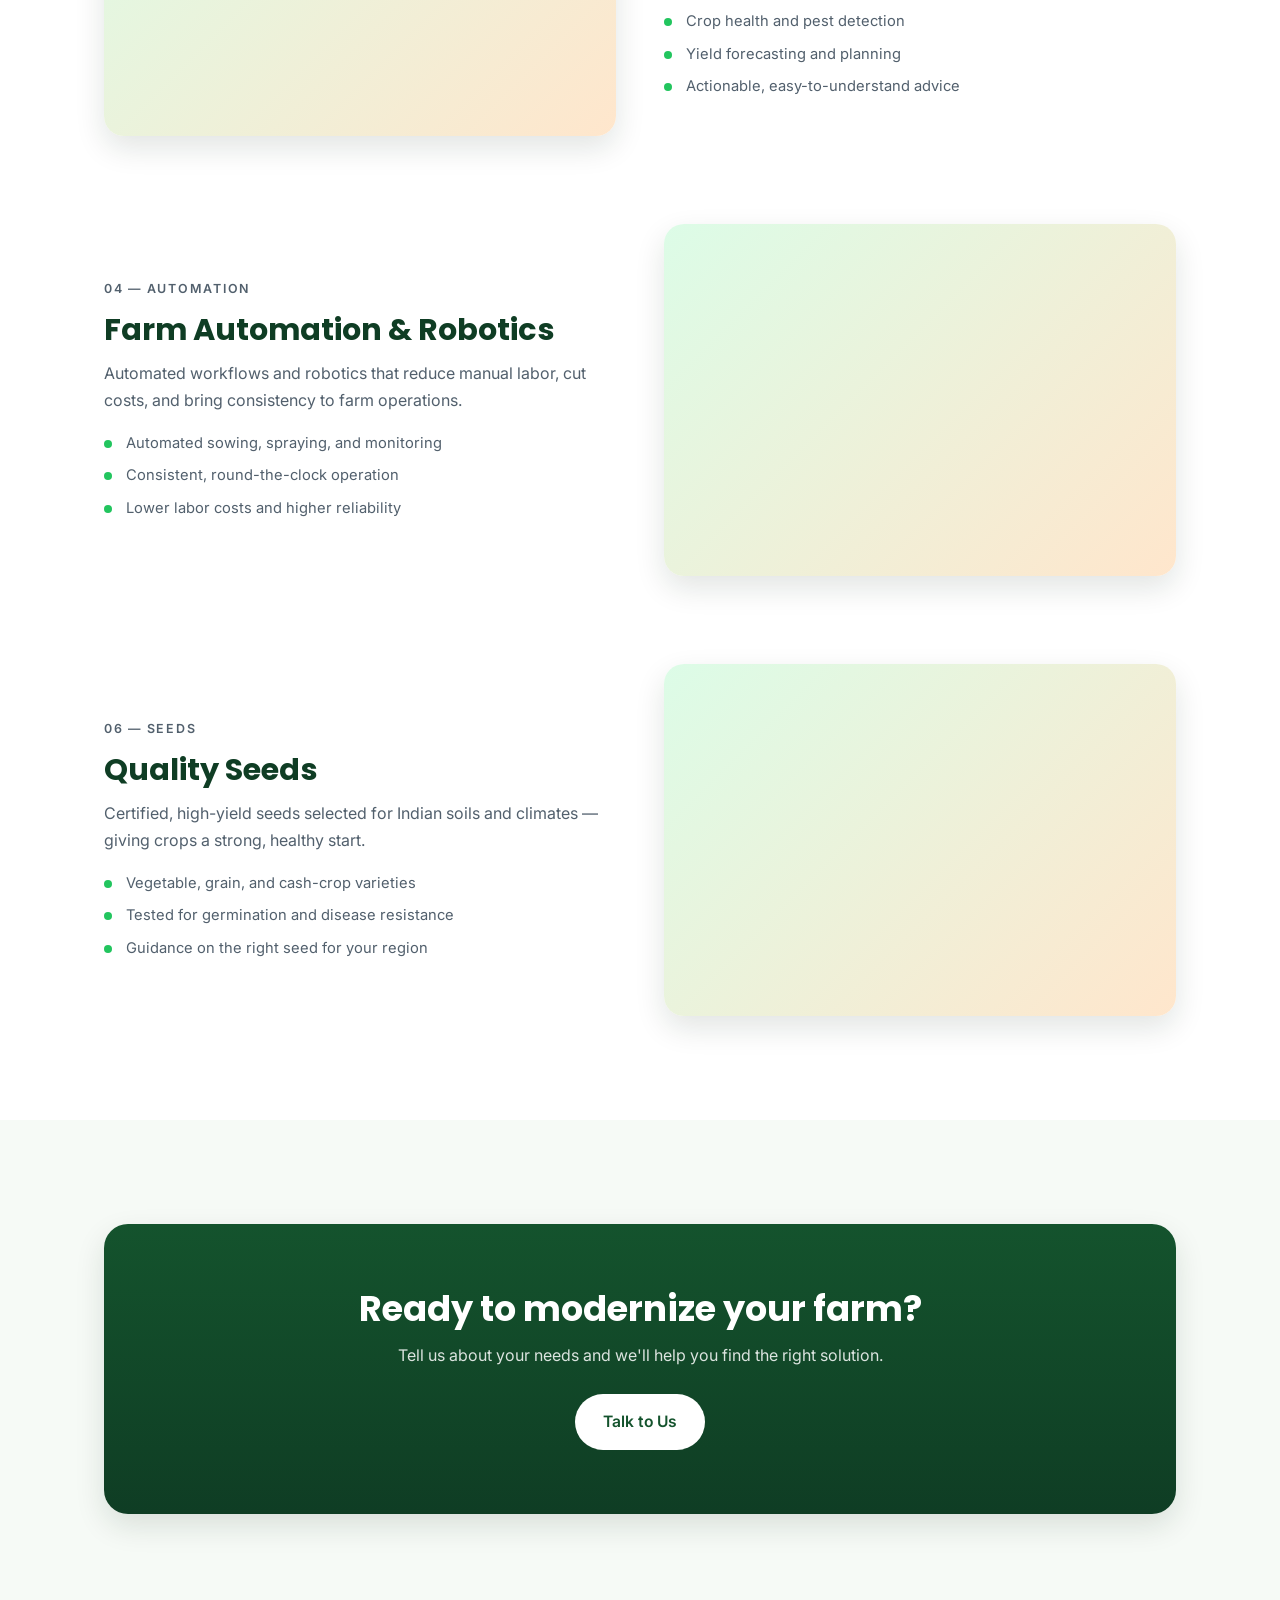
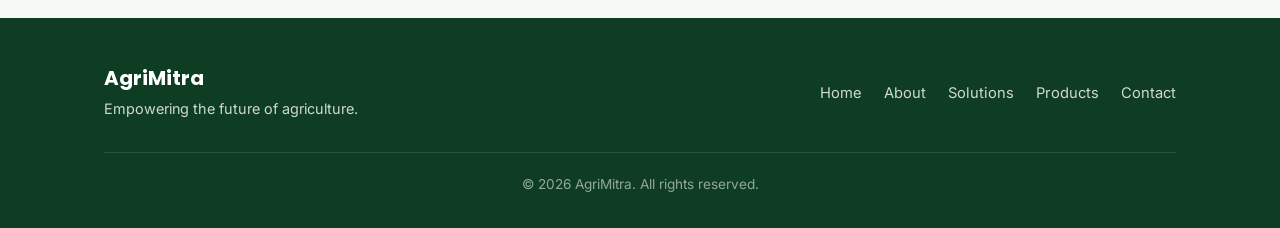
<file: solutions.html>
<!DOCTYPE html>
<html lang="en">
<head>
  <meta charset="UTF-8" />
  <meta name="viewport" content="width=device-width, initial-scale=1.0" />
  <meta name="description" content="AgriMitra solutions — agriculture tools, smart irrigation and IoT, AI-powered insights, farm automation and robotics." />
  <title>Solutions — AgriMitra</title>
  <link rel="preconnect" href="https://fonts.googleapis.com" />
  <link rel="preconnect" href="https://fonts.gstatic.com" crossorigin />
  <link href="https://fonts.googleapis.com/css2?family=Poppins:wght@400;500;600;700;800&family=Inter:wght@400;500;600&display=swap" rel="stylesheet" />
  <link rel="stylesheet" href="css/style.css" />
</head>
<body>
  <header class="site-header">
    <nav class="nav container">
      <a href="index.html" class="brand" aria-label="AgriMitra home">
        <span class="brand-mark" aria-hidden="true">
          <svg viewBox="0 0 24 24" width="26" height="26" fill="none" stroke="currentColor" stroke-width="2" stroke-linecap="round" stroke-linejoin="round">
            <path d="M12 22c5-3 8-7 8-12a8 8 0 0 0-16 0c0 5 3 9 8 12z" />
            <path d="M12 22V9" /><path d="M12 12c-2 0-4-1-4-3" /><path d="M12 14c2 0 4-1 4-3" />
          </svg>
        </span>
        <span class="brand-name">AgriMitra</span>
      </a>
      <button class="nav-toggle" id="navToggle" aria-label="Toggle navigation" aria-expanded="false">
        <span></span><span></span><span></span>
      </button>
      <ul class="nav-links" id="navLinks">
        <li><a href="index.html" data-page="index.html">Home</a></li>
        <li><a href="about.html" data-page="about.html">About</a></li>
        <li><a href="solutions.html" data-page="solutions.html">Solutions</a></li>
        <li><a href="products.html" data-page="products.html">Products</a></li>
        <li><a href="contact.html" data-page="contact.html" class="nav-cta">Contact</a></li>
      </ul>
    </nav>
  </header>

  <main>
    <section class="page-hero">
      <div class="container">
        <p class="breadcrumb"><a href="index.html">Home</a> / Solutions</p>
        <h1>Our Solutions</h1>
        <p>Practical, affordable, and forward-looking solutions across the agricultural value chain.</p>
      </div>
    </section>

    <section class="section">
      <div class="container">
        <div class="feature-row">
          <div class="feature-media">
            <img loading="lazy" src="https://images.unsplash.com/photo-1592982537447-7440770cbfc9?auto=format&fit=crop&w=800&q=70" alt="Agriculture tools and equipment" onerror="this.closest('.feature-media').classList.add('gfallback');this.remove();" />
          </div>
          <div class="feature-text">
            <p class="eyebrow">01 — Equipment</p>
            <h3>Agriculture Tools &amp; Equipment</h3>
            <p>Reliable, modern tools and machinery designed to make everyday farming faster, safer, and more efficient.</p>
            <ul class="card-list">
              <li>Durable, field-ready hand and power tools</li>
              <li>Cost-effective machinery for small and mid-size farms</li>
              <li>Maintenance and after-sales support</li>
            </ul>
          </div>
        </div>

        <div class="feature-row reverse">
          <div class="feature-media">
            <img loading="lazy" src="https://images.unsplash.com/photo-1591604466107-ec97de577aff?auto=format&fit=crop&w=800&q=70" alt="Smart irrigation in a green field" onerror="this.closest('.feature-media').classList.add('gfallback');this.remove();" />
          </div>
          <div class="feature-text">
            <p class="eyebrow">02 — Water</p>
            <h3>Smart Irrigation &amp; IoT</h3>
            <p>Connected sensors and automated watering systems that conserve resources and deliver water precisely when crops need it.</p>
            <ul class="card-list">
              <li>Soil-moisture and weather-aware scheduling</li>
              <li>Remote monitoring from your phone</li>
              <li>Water savings without compromising yield</li>
            </ul>
          </div>
        </div>

        <div class="feature-row">
          <div class="feature-media">
            <img loading="lazy" src="https://images.unsplash.com/photo-1625246333195-78d9c38ad449?auto=format&fit=crop&w=800&q=70" alt="AI-powered agriculture insights" onerror="this.closest('.feature-media').classList.add('gfallback');this.remove();" />
          </div>
          <div class="feature-text">
            <p class="eyebrow">03 — Intelligence</p>
            <h3>AI-Powered Agriculture Solutions</h3>
            <p>Data-driven insights and intelligent recommendations that help optimize yields, detect issues early, and plan smarter.</p>
            <ul class="card-list">
              <li>Crop health and pest detection</li>
              <li>Yield forecasting and planning</li>
              <li>Actionable, easy-to-understand advice</li>
            </ul>
          </div>
        </div>

        <div class="feature-row reverse">
          <div class="feature-media">
            <img loading="lazy" src="https://images.unsplash.com/photo-1530267981375-f0de937f5f13?auto=format&fit=crop&w=800&q=70" alt="Farm automation and robotics" onerror="this.closest('.feature-media').classList.add('gfallback');this.remove();" />
          </div>
          <div class="feature-text">
            <p class="eyebrow">04 — Automation</p>
            <h3>Farm Automation &amp; Robotics</h3>
            <p>Automated workflows and robotics that reduce manual labor, cut costs, and bring consistency to farm operations.</p>
            <ul class="card-list">
              <li>Automated sowing, spraying, and monitoring</li>
              <li>Consistent, round-the-clock operation</li>
              <li>Lower labor costs and higher reliability</li>
            </ul>
          </div>
        </div>

        <div class="feature-row reverse">
          <div class="feature-media">
            <img loading="lazy" src="https://images.unsplash.com/photo-1416879595882-3373a0480b5b?auto=format&fit=crop&w=800&q=70" alt="Young seedlings sprouting from the soil" onerror="this.closest('.feature-media').classList.add('gfallback');this.remove();" />
          </div>
          <div class="feature-text">
            <p class="eyebrow">06 — Seeds</p>
            <h3>Quality Seeds</h3>
            <p>Certified, high-yield seeds selected for Indian soils and climates — giving crops a strong, healthy start.</p>
            <ul class="card-list">
              <li>Vegetable, grain, and cash-crop varieties</li>
              <li>Tested for germination and disease resistance</li>
              <li>Guidance on the right seed for your region</li>
            </ul>
          </div>
        </div>
      </div>
    </section>

    <section class="section section-alt">
      <div class="container">
        <div class="cta-band">
          <h2>Ready to modernize your farm?</h2>
          <p>Tell us about your needs and we'll help you find the right solution.</p>
          <a href="contact.html" class="btn btn-light">Talk to Us</a>
        </div>
      </div>
    </section>
  </main>

  <footer class="site-footer">
    <div class="container footer-inner">
      <div class="footer-brand">
        <span class="brand-name">AgriMitra</span>
        <p>Empowering the future of agriculture.</p>
      </div>
      <nav class="footer-links" aria-label="Footer">
        <a href="index.html">Home</a>
        <a href="about.html">About</a>
        <a href="solutions.html">Solutions</a>
        <a href="products.html">Products</a>
        <a href="contact.html">Contact</a>
      </nav>
      <p class="footer-copy">&copy; <span id="year"></span> AgriMitra. All rights reserved.</p>
    </div>
  </footer>

  <script src="js/app.js"></script>
</body>
</html>
</file>
<file: css/style.css>
:root {
  --green-900: #0f3d24;
  --green-800: #14532d;
  --green-700: #166534;
  --green-600: #16a34a;
  --green-500: #22c55e;
  --green-100: #dcfce7;
  --green-50: #f0fdf4;
  --earth: #b45309;
  --saffron: #ff9933;
  --saffron-soft: #ffe6cc;
  --india-green: #138808;
  --ink: #0f172a;
  --muted: #52606d;
  --line: #e3e8e3;
  --bg: #ffffff;
  --bg-alt: #f6faf6;
  --shadow-sm: 0 1px 3px rgba(16, 42, 24, 0.08);
  --shadow-md: 0 12px 30px rgba(16, 42, 24, 0.12);
  --radius: 16px;
  --maxw: 1120px;
}

* { box-sizing: border-box; }

html { scroll-behavior: smooth; }

body {
  margin: 0;
  font-family: "Inter", system-ui, -apple-system, Segoe UI, Roboto, sans-serif;
  color: var(--ink);
  background: var(--bg);
  line-height: 1.65;
  -webkit-font-smoothing: antialiased;
}

h1, h2, h3, .brand-name {
  font-family: "Poppins", system-ui, sans-serif;
  line-height: 1.2;
  margin: 0;
  color: var(--green-900);
}

p { margin: 0; }

a { color: inherit; text-decoration: none; }

img, svg { display: block; }

.container {
  width: 100%;
  max-width: var(--maxw);
  margin: 0 auto;
  padding: 0 24px;
}

.eyebrow {
  text-transform: uppercase;
  letter-spacing: 0.14em;
  font-size: 0.78rem;
  font-weight: 600;
  color: var(--green-600);
  margin-bottom: 12px;
}

/* India tricolour accent dot */
.flag-dot {
  display: inline-block;
  width: 10px;
  height: 10px;
  border-radius: 50%;
  margin-right: 6px;
  vertical-align: middle;
  background: linear-gradient(180deg, var(--saffron) 0 33%, #ffffff 33% 66%, var(--india-green) 66% 100%);
  box-shadow: 0 0 0 1px rgba(0, 0, 0, 0.08);
}

/* Buttons */
.btn {
  display: inline-flex;
  align-items: center;
  justify-content: center;
  gap: 8px;
  padding: 13px 26px;
  border-radius: 999px;
  font-weight: 600;
  font-size: 0.98rem;
  cursor: pointer;
  border: 2px solid transparent;
  transition: transform 0.15s ease, box-shadow 0.2s ease, background 0.2s ease, color 0.2s ease;
}

.btn-primary {
  background: var(--green-600);
  color: #fff;
  box-shadow: var(--shadow-sm);
}
.btn-primary:hover { background: var(--green-700); transform: translateY(-2px); box-shadow: var(--shadow-md); }

.btn-ghost {
  background: transparent;
  color: var(--green-800);
  border-color: var(--green-500);
}
.btn-ghost:hover { background: var(--green-50); transform: translateY(-2px); }

.btn-light {
  background: #fff;
  color: var(--green-800);
}
.btn-light:hover { background: var(--green-50); transform: translateY(-2px); }

/* Header */
.site-header {
  position: sticky;
  top: 0;
  z-index: 50;
  background: rgba(255, 255, 255, 0.85);
  backdrop-filter: saturate(180%) blur(12px);
  border-bottom: 1px solid var(--line);
}

.nav {
  display: flex;
  align-items: center;
  justify-content: space-between;
  height: 72px;
}

.brand {
  display: flex;
  align-items: center;
  gap: 10px;
  font-weight: 700;
}
.brand-mark {
  display: grid;
  place-items: center;
  width: 40px;
  height: 40px;
  border-radius: 12px;
  background: var(--green-100);
  color: var(--green-700);
}
.brand-name { font-size: 1.25rem; font-weight: 700; }

.nav-links {
  display: flex;
  align-items: center;
  gap: 28px;
  list-style: none;
  margin: 0;
  padding: 0;
}
.nav-links a {
  font-weight: 500;
  color: var(--muted);
  transition: color 0.2s ease;
}
.nav-links a:hover,
.nav-links a.active { color: var(--green-700); }
.nav-cta {
  background: var(--green-600);
  color: #fff !important;
  padding: 9px 20px;
  border-radius: 999px;
}
.nav-cta:hover { background: var(--green-700); }

.nav-toggle {
  display: none;
  flex-direction: column;
  gap: 5px;
  background: none;
  border: none;
  cursor: pointer;
  padding: 8px;
}
.nav-toggle span {
  width: 24px;
  height: 2px;
  background: var(--green-800);
  border-radius: 2px;
  transition: transform 0.25s ease, opacity 0.25s ease;
}

/* Hero */
.hero {
  position: relative;
  overflow: hidden;
  padding: clamp(72px, 12vw, 140px) 0;
}
.hero-bg {
  position: absolute;
  inset: 0;
  background:
    linear-gradient(180deg, rgba(240, 253, 244, 0.92), rgba(255, 255, 255, 0.86) 55%, rgba(255, 255, 255, 0.95)),
    url("https://images.unsplash.com/photo-1523741543316-beb7fc7023d8?auto=format&fit=crop&w=1600&q=70") center/cover no-repeat,
    linear-gradient(180deg, var(--green-50), #ffffff 70%);
  z-index: -1;
}
.hero::after {
  content: "";
  position: absolute;
  left: 0;
  right: 0;
  bottom: 0;
  height: 5px;
  background: linear-gradient(90deg, var(--saffron) 0 33%, #ffffff 33% 66%, var(--india-green) 66% 100%);
}
.hero-inner { max-width: 760px; }
.hero h1 {
  font-size: clamp(2.2rem, 5.5vw, 3.6rem);
  font-weight: 800;
  margin-bottom: 18px;
}
.lead {
  font-size: clamp(1.05rem, 2.2vw, 1.25rem);
  color: var(--muted);
  max-width: 620px;
}
.hero-actions {
  display: flex;
  flex-wrap: wrap;
  gap: 14px;
  margin-top: 32px;
}
.hero-stats {
  display: flex;
  flex-wrap: wrap;
  gap: 40px;
  margin-top: 52px;
}
.stat { display: flex; flex-direction: column; }
.stat-num {
  font-family: "Poppins", sans-serif;
  font-size: 1.8rem;
  font-weight: 700;
  color: var(--green-700);
}
.stat-label { font-size: 0.9rem; color: var(--muted); }

/* Page hero (inner pages) */
.page-hero {
  position: relative;
  overflow: hidden;
  padding: clamp(56px, 9vw, 96px) 0 clamp(48px, 7vw, 72px);
  background:
    linear-gradient(180deg, rgba(240, 253, 244, 0.94), rgba(255, 255, 255, 0.9)),
    url("https://images.unsplash.com/photo-1500382017468-9049fed747ef?auto=format&fit=crop&w=1600&q=70") center/cover no-repeat;
  text-align: center;
}
.page-hero::after {
  content: "";
  position: absolute;
  left: 0; right: 0; bottom: 0;
  height: 5px;
  background: linear-gradient(90deg, var(--saffron) 0 33%, #ffffff 33% 66%, var(--india-green) 66% 100%);
}
.page-hero h1 {
  font-size: clamp(2rem, 5vw, 3rem);
  font-weight: 800;
  margin-bottom: 14px;
}
.page-hero p { color: var(--muted); font-size: 1.1rem; max-width: 640px; margin: 0 auto; }
.breadcrumb { font-size: 0.85rem; color: var(--muted); margin-bottom: 18px; }
.breadcrumb a:hover { color: var(--green-700); }

/* Sections */
.section { padding: clamp(64px, 9vw, 104px) 0; }
.section-alt { background: var(--bg-alt); }

.section-head { max-width: 640px; margin: 0 auto 56px; text-align: center; }
.section-head h2 { font-size: clamp(1.8rem, 4vw, 2.6rem); margin-bottom: 14px; }
.section-sub { color: var(--muted); font-size: 1.05rem; }

/* Cards */
.cards {
  display: grid;
  grid-template-columns: repeat(auto-fit, minmax(280px, 1fr));
  gap: 24px;
}
.card {
  background: var(--bg);
  border: 1px solid var(--line);
  border-radius: var(--radius);
  overflow: hidden;
  box-shadow: var(--shadow-sm);
  transition: transform 0.2s ease, box-shadow 0.2s ease, border-color 0.2s ease;
}
.card:hover {
  transform: translateY(-6px);
  box-shadow: var(--shadow-md);
  border-color: var(--green-100);
}
.card-media {
  height: 170px;
  overflow: hidden;
  background: linear-gradient(135deg, var(--green-100), var(--saffron-soft));
}
.card-media img {
  width: 100%;
  height: 100%;
  object-fit: cover;
  transition: transform 0.4s ease;
}
.card:hover .card-media img { transform: scale(1.06); }
.card-media.media-fallback { position: relative; }
.card-media.media-fallback::after {
  content: "";
  position: absolute;
  inset: 0;
  background: linear-gradient(135deg, var(--green-500), var(--saffron));
  opacity: 0.35;
}
.card-body { padding: 24px 26px 28px; }
.card-icon {
  width: 48px;
  height: 48px;
  border-radius: 14px;
  display: grid;
  place-items: center;
  background: var(--green-100);
  color: var(--green-700);
  margin: -46px 0 16px;
  position: relative;
  border: 3px solid #fff;
}
.card-icon.no-media { margin: 0 0 16px; border: none; }
.card-icon svg { width: 24px; height: 24px; }
.card h3 { font-size: 1.2rem; margin-bottom: 10px; }
.card p { color: var(--muted); font-size: 0.98rem; }
.card-list {
  list-style: none;
  padding: 0;
  margin: 16px 0 0;
  display: grid;
  gap: 8px;
}
.card-list li {
  position: relative;
  padding-left: 22px;
  font-size: 0.92rem;
  color: var(--muted);
}
.card-list li::before {
  content: "";
  position: absolute;
  left: 0; top: 9px;
  width: 8px; height: 8px;
  border-radius: 50%;
  background: var(--green-500);
}

/* Vision */
.vision-inner {
  display: grid;
  grid-template-columns: 1.4fr 1fr;
  align-items: center;
  gap: 48px;
}
.vision-text h2 { font-size: clamp(1.8rem, 4vw, 2.6rem); margin-bottom: 16px; }
.vision-text > p { color: var(--muted); font-size: 1.1rem; }
.vision-list {
  list-style: none;
  padding: 0;
  margin: 26px 0 0;
  display: grid;
  gap: 14px;
}
.vision-list li {
  position: relative;
  padding-left: 32px;
  color: var(--ink);
  font-weight: 500;
}
.vision-list li::before {
  content: "";
  position: absolute;
  left: 0;
  top: 4px;
  width: 20px;
  height: 20px;
  border-radius: 50%;
  background: var(--green-500);
  background-image: url("data:image/svg+xml,%3Csvg xmlns='http://www.w3.org/2000/svg' viewBox='0 0 24 24' fill='none' stroke='white' stroke-width='3' stroke-linecap='round' stroke-linejoin='round'%3E%3Cpolyline points='20 6 9 17 4 12'/%3E%3C/svg%3E");
  background-size: 14px;
  background-repeat: no-repeat;
  background-position: center;
}
.vision-badge { display: grid; place-items: center; }
.vision-photo {
  width: 100%;
  max-width: 420px;
  aspect-ratio: 4 / 5;
  border-radius: 24px;
  overflow: hidden;
  box-shadow: var(--shadow-md);
  border: 6px solid #fff;
  position: relative;
}
.vision-photo img { width: 100%; height: 100%; object-fit: cover; }
.vision-photo::after {
  content: "";
  position: absolute;
  left: 0; right: 0; bottom: 0;
  height: 6px;
  background: linear-gradient(90deg, var(--saffron) 0 33%, #ffffff 33% 66%, var(--india-green) 66% 100%);
}
.vision-photo.photo-fallback {
  background: linear-gradient(135deg, var(--green-500), var(--saffron));
}

/* Split feature rows (solutions page) */
.feature-row {
  display: grid;
  grid-template-columns: 1fr 1fr;
  align-items: center;
  gap: 48px;
}
.feature-row + .feature-row { margin-top: clamp(48px, 7vw, 88px); }
.feature-row.reverse .feature-media { order: 2; }
.feature-media {
  border-radius: 20px;
  overflow: hidden;
  aspect-ratio: 16 / 11;
  box-shadow: var(--shadow-md);
  background: linear-gradient(135deg, var(--green-100), var(--saffron-soft));
}
.feature-media img { width: 100%; height: 100%; object-fit: cover; }
.feature-text h3 { font-size: clamp(1.4rem, 3vw, 1.9rem); margin-bottom: 12px; }
.feature-text p { color: var(--muted); }
.feature-text .card-list { margin-top: 18px; }

/* Gallery */
.gallery {
  display: grid;
  grid-template-columns: repeat(4, 1fr);
  grid-auto-rows: 200px;
  gap: 18px;
}
.gallery-item {
  position: relative;
  margin: 0;
  border-radius: var(--radius);
  overflow: hidden;
  box-shadow: var(--shadow-sm);
  background: linear-gradient(135deg, var(--green-100), var(--saffron-soft));
}
.gallery-item.tall { grid-row: span 2; }
.gallery-item.wide { grid-column: span 2; }
.gallery-item img {
  width: 100%;
  height: 100%;
  object-fit: cover;
  transition: transform 0.5s ease;
}
.gallery-item:hover img { transform: scale(1.07); }
.gallery-item.gfallback {
  background: linear-gradient(135deg, var(--green-500), var(--saffron));
}
.gallery-item figcaption {
  position: absolute;
  left: 0; right: 0; bottom: 0;
  padding: 14px 16px;
  color: #fff;
  font-weight: 600;
  font-size: 0.95rem;
  background: linear-gradient(180deg, transparent, rgba(15, 61, 36, 0.82));
}

/* CTA band */
.cta-band {
  background: linear-gradient(180deg, var(--green-800), var(--green-900));
  color: #fff;
  border-radius: 24px;
  padding: clamp(40px, 6vw, 64px);
  text-align: center;
  box-shadow: var(--shadow-md);
}
.cta-band h2 { color: #fff; font-size: clamp(1.6rem, 3.6vw, 2.2rem); margin-bottom: 12px; }
.cta-band p { color: rgba(255, 255, 255, 0.85); max-width: 560px; margin: 0 auto 26px; }

/* Coming Soon */
.coming-soon {
  max-width: 680px;
  margin: 0 auto;
  text-align: center;
  background: linear-gradient(180deg, var(--green-800), var(--green-900));
  color: #fff;
  border-radius: 24px;
  padding: clamp(40px, 6vw, 64px);
  box-shadow: var(--shadow-md);
}
.coming-soon h2 { color: #fff; font-size: clamp(1.6rem, 3.6vw, 2.2rem); margin-bottom: 14px; }
.coming-soon p { color: rgba(255, 255, 255, 0.85); }
.pill {
  display: inline-block;
  background: rgba(255, 255, 255, 0.15);
  color: #fff;
  padding: 6px 16px;
  border-radius: 999px;
  font-size: 0.8rem;
  font-weight: 600;
  letter-spacing: 0.1em;
  text-transform: uppercase;
  margin-bottom: 18px;
}
.notify-form {
  display: flex;
  gap: 10px;
  margin: 28px auto 0;
  max-width: 460px;
  flex-wrap: wrap;
}
.notify-form input {
  flex: 1 1 240px;
  padding: 13px 18px;
  border-radius: 999px;
  border: none;
  font-size: 0.98rem;
  font-family: inherit;
  outline: none;
}
.notify-form input:focus { box-shadow: 0 0 0 3px var(--green-500); }
.form-msg { margin-top: 14px; min-height: 1.2em; font-size: 0.92rem; color: var(--green-100); font-weight: 500; }

/* Product cards */
.product-badge {
  display: inline-block;
  background: var(--saffron-soft);
  color: var(--earth);
  font-size: 0.72rem;
  font-weight: 700;
  letter-spacing: 0.08em;
  text-transform: uppercase;
  padding: 4px 12px;
  border-radius: 999px;
  margin-bottom: 12px;
}

/* Contact */
.contact-inner { text-align: center; max-width: 640px; margin: 0 auto; }
.contact-inner h2 { font-size: clamp(1.8rem, 4vw, 2.6rem); margin-bottom: 14px; }
.contact-inner .btn { margin-top: 24px; }

.contact-grid {
  display: grid;
  grid-template-columns: 1fr 1.2fr;
  gap: 48px;
  align-items: start;
}
.contact-details { display: grid; gap: 22px; }
.contact-item { display: flex; gap: 14px; align-items: flex-start; }
.contact-item .card-icon { margin: 0; border: none; flex-shrink: 0; }
.contact-item h4 { margin: 0 0 2px; font-family: "Poppins", sans-serif; color: var(--green-900); }
.contact-item p { color: var(--muted); font-size: 0.95rem; }

.contact-form {
  background: var(--bg);
  border: 1px solid var(--line);
  border-radius: 20px;
  padding: clamp(24px, 4vw, 36px);
  box-shadow: var(--shadow-sm);
  display: grid;
  gap: 16px;
}
.field { display: grid; gap: 6px; text-align: left; }
.field label { font-size: 0.88rem; font-weight: 600; color: var(--green-900); }
.field input,
.field textarea {
  padding: 12px 14px;
  border-radius: 12px;
  border: 1px solid var(--line);
  font-family: inherit;
  font-size: 0.96rem;
  outline: none;
  transition: border-color 0.2s ease, box-shadow 0.2s ease;
}
.field input:focus,
.field textarea:focus { border-color: var(--green-500); box-shadow: 0 0 0 3px rgba(34, 197, 94, 0.15); }
.field textarea { resize: vertical; min-height: 120px; }

/* Footer */
.site-footer {
  background: var(--green-900);
  color: rgba(255, 255, 255, 0.8);
  padding: 48px 0 32px;
}
.footer-inner {
  display: flex;
  flex-wrap: wrap;
  gap: 24px;
  align-items: center;
  justify-content: space-between;
}
.footer-brand .brand-name { color: #fff; }
.footer-brand p { font-size: 0.9rem; margin-top: 4px; }
.footer-links { display: flex; gap: 22px; flex-wrap: wrap; }
.footer-links a { color: rgba(255, 255, 255, 0.8); font-size: 0.92rem; transition: color 0.2s ease; }
.footer-links a:hover { color: #fff; }
.footer-copy { width: 100%; text-align: center; font-size: 0.85rem; color: rgba(255, 255, 255, 0.55); border-top: 1px solid rgba(255,255,255,0.12); padding-top: 20px; margin-top: 8px; }

/* Responsive */
@media (max-width: 820px) {
  .nav-toggle { display: flex; }
  .nav-links {
    position: absolute;
    top: 72px;
    left: 0;
    right: 0;
    flex-direction: column;
    align-items: flex-start;
    gap: 4px;
    background: #fff;
    border-bottom: 1px solid var(--line);
    padding: 12px 24px 20px;
    box-shadow: var(--shadow-md);
    transform: translateY(-12px);
    opacity: 0;
    pointer-events: none;
    transition: transform 0.2s ease, opacity 0.2s ease;
  }
  .nav-links.open { transform: translateY(0); opacity: 1; pointer-events: auto; }
  .nav-links li { width: 100%; }
  .nav-links a { display: block; padding: 10px 0; }
  .nav-cta { display: inline-block; margin-top: 6px; }
  .vision-inner { grid-template-columns: 1fr; text-align: center; }
  .vision-list { justify-items: start; max-width: 340px; margin-inline: auto; }
  .vision-photo { max-width: 320px; }
  .feature-row { grid-template-columns: 1fr; gap: 28px; }
  .feature-row.reverse .feature-media { order: 0; }
  .contact-grid { grid-template-columns: 1fr; gap: 32px; }
  .gallery { grid-template-columns: repeat(2, 1fr); grid-auto-rows: 170px; }
  .gallery-item.wide { grid-column: span 2; }
  .gallery-item.tall { grid-row: span 1; }
}

@media (max-width: 480px) {
  .gallery { grid-template-columns: 1fr; }
  .gallery-item.wide { grid-column: span 1; }
}
</file>
